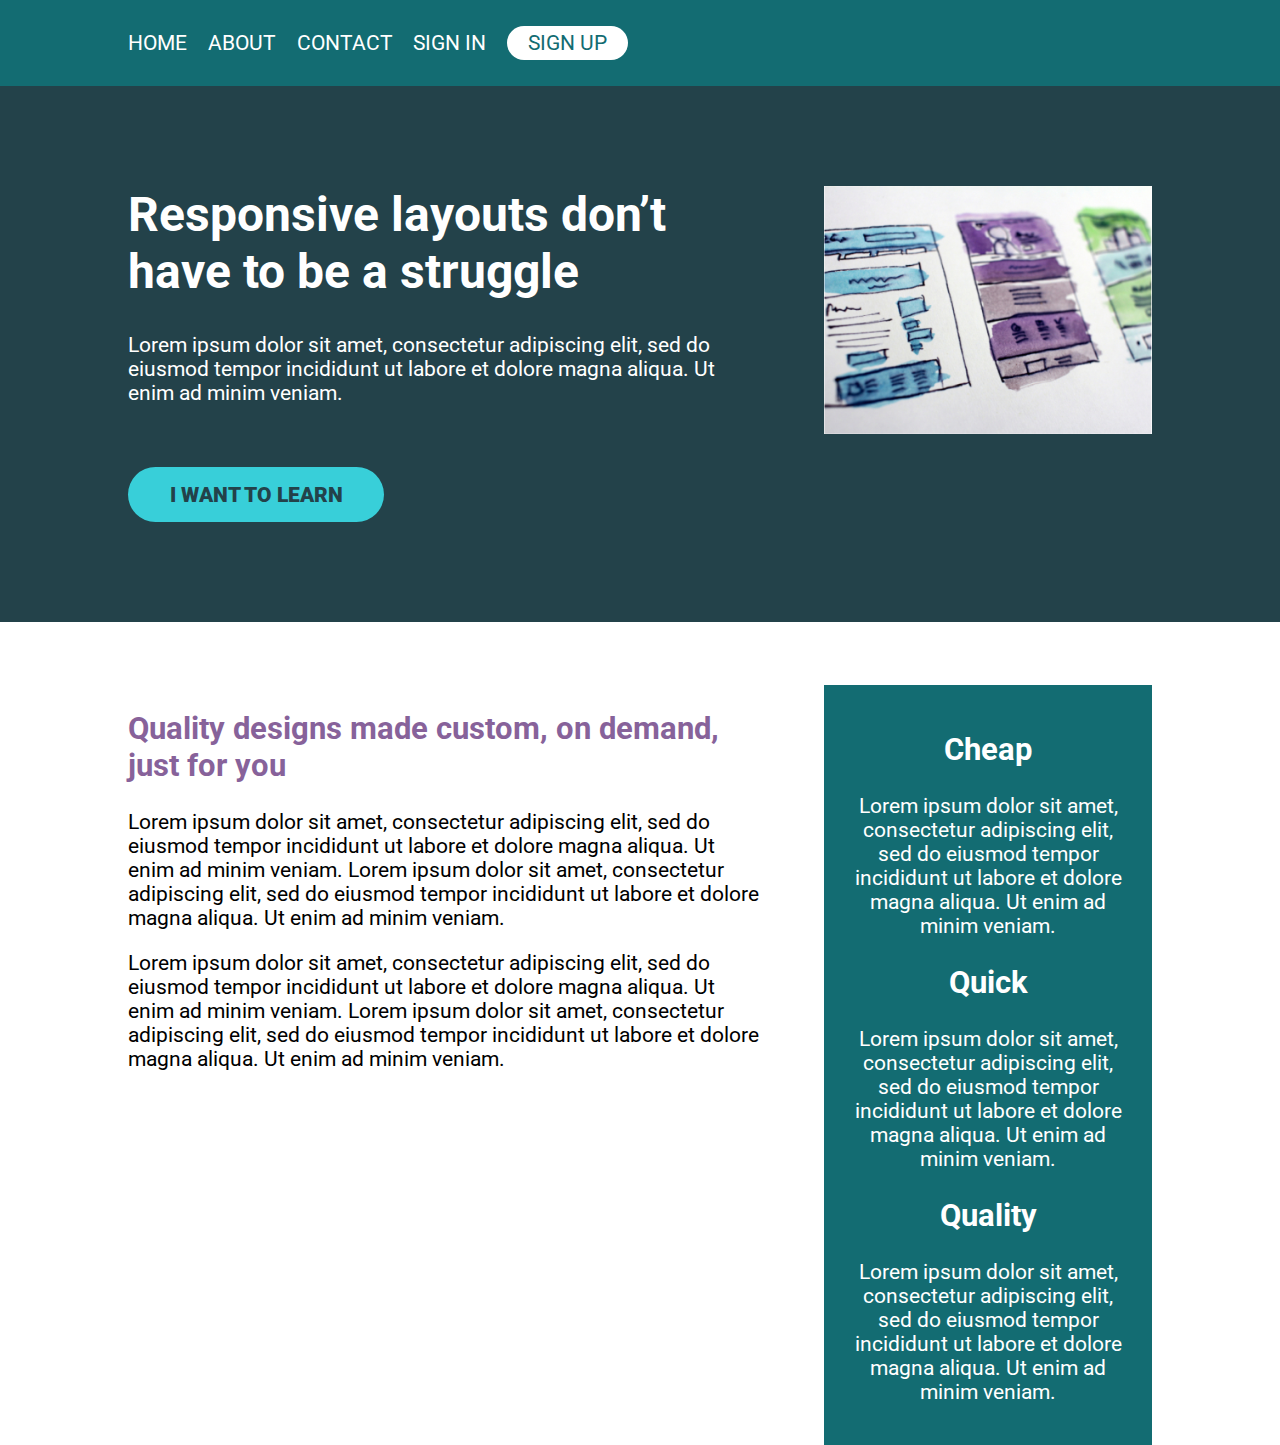
<file: Day 11/index.html>
<!DOCTYPE html>
<html lang="en">
  <head>
    <meta charset="UTF-8" />
    <meta name="viewport" content="width=device-width, initial-scale=1.0" />
    <title>Conquering Responsive Layouts</title>
    <link
      href="https://fonts.googleapis.com/css2?family=Roboto:wght@400;900&display=swap"
      rel="stylesheet"
    />
    <link rel="stylesheet" href="style.css" />
  </head>
  <body>
    <header>
      <div class="container">
        <nav class="nav">
          <ul class="nav__list">
            <li class="nav__item"><a href="#" class="nav__link">Home</a></li>
            <li class="nav__item"><a href="#" class="nav__link">About</a></li>
            <li class="nav__item"><a href="#" class="nav__link">Contact</a></li>
            <li class="nav__item"><a href="#" class="nav__link">Sign In</a></li>
            <li class="nav__item">
              <a href="#" class="nav__link nav__link--button">Sign up</a>
            </li>
          </ul>
        </nav>
      </div>
    </header>

    <section class="hero">
      <div class="container row">
        <div class="hero__text">
          <h1>Responsive layouts don’t have to be a struggle</h1>
          <p>
            Lorem ipsum dolor sit amet, consectetur adipiscing elit, sed do
            eiusmod tempor incididunt ut labore et dolore magna aliqua. Ut enim
            ad minim veniam.
          </p>
          <a href="#" class="btn">I want to learn</a>
        </div>
        <img
          src="img/hero-img.jpg"
          alt="UX design sketches"
          class="hero__img"
        />
      </div>
    </section>

    <main class="main container row">
      <section class="primary-content">
        <h2 class="section-title">
          Quality designs made custom, on demand, just for you
        </h2>
        <p>
          Lorem ipsum dolor sit amet, consectetur adipiscing elit, sed do
          eiusmod tempor incididunt ut labore et dolore magna aliqua. Ut enim ad
          minim veniam. Lorem ipsum dolor sit amet, consectetur adipiscing elit,
          sed do eiusmod tempor incididunt ut labore et dolore magna aliqua. Ut
          enim ad minim veniam.
        </p>
        <p>
          Lorem ipsum dolor sit amet, consectetur adipiscing elit, sed do
          eiusmod tempor incididunt ut labore et dolore magna aliqua. Ut enim ad
          minim veniam. Lorem ipsum dolor sit amet, consectetur adipiscing elit,
          sed do eiusmod tempor incididunt ut labore et dolore magna aliqua. Ut
          enim ad minim veniam.
        </p>
      </section>
      <aside class="sidebar">
        <h2 class="sidebar-title">Cheap</h2>
        <p>
          Lorem ipsum dolor sit amet, consectetur adipiscing elit, sed do
          eiusmod tempor incididunt ut labore et dolore magna aliqua. Ut enim ad
          minim veniam.
        </p>

        <h2 class="sidebar-title">Quick</h2>
        <p>
          Lorem ipsum dolor sit amet, consectetur adipiscing elit, sed do
          eiusmod tempor incididunt ut labore et dolore magna aliqua. Ut enim ad
          minim veniam.
        </p>

        <h2 class="sidebar-title">Quality</h2>
        <p>
          Lorem ipsum dolor sit amet, consectetur adipiscing elit, sed do
          eiusmod tempor incididunt ut labore et dolore magna aliqua. Ut enim ad
          minim veniam.
        </p>
      </aside>
    </main>
  </body>
</html>
</file>
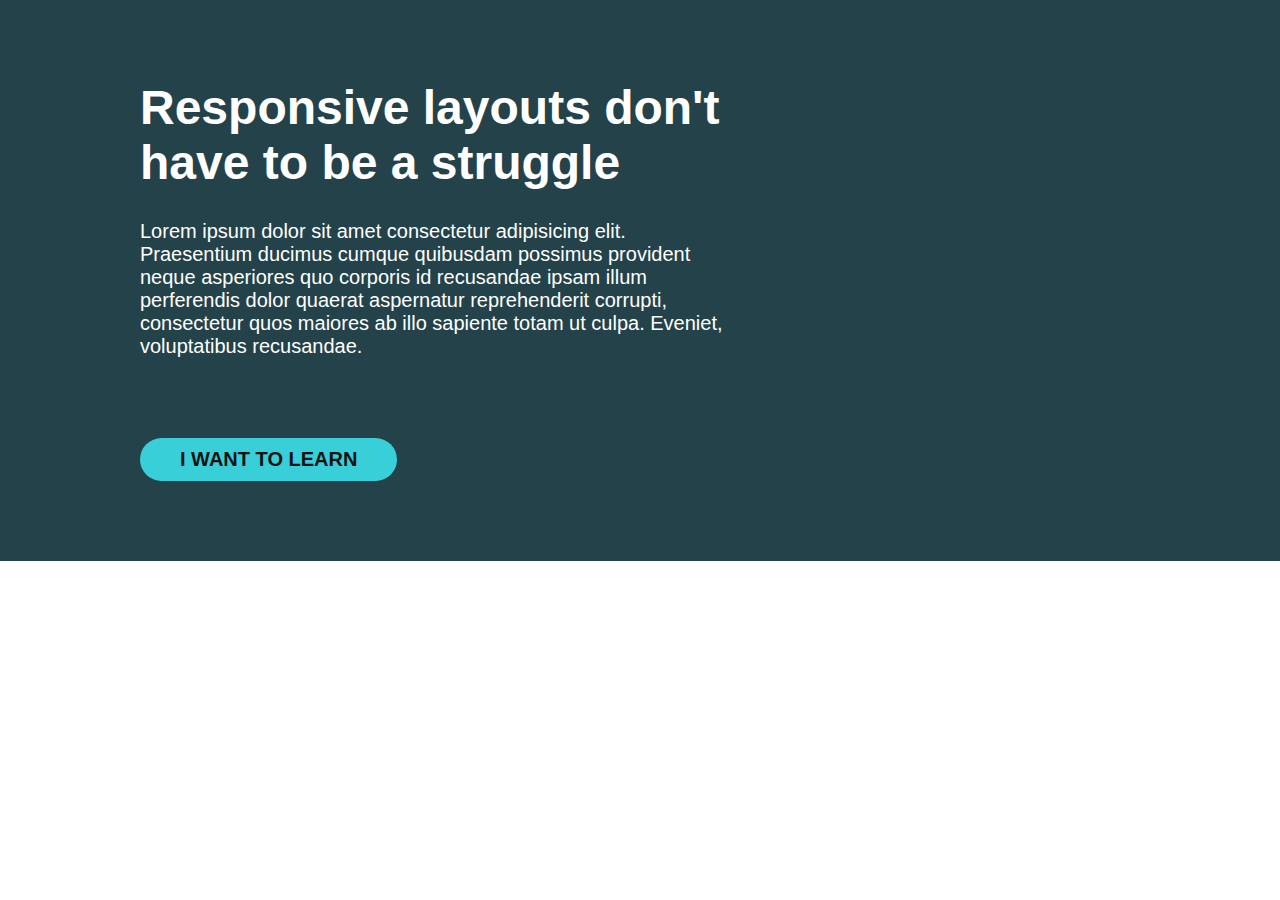
<file: Day 5/index.html>
<!DOCTYPE html>
<html lang="en">
  <head>
    <meta charset="UTF-8" />
    <meta name="viewport" content="width=device-width, initial-scale=1.0" />
    <link rel="stylesheet" href="./style.css" />
    <title>Day 05</title>
  </head>
  <body>
    <div class="intro">
      <div class="content">
        <div class="intro__text">
          <h1 class="intro__title">
            Responsive layouts don't have to be a struggle
          </h1>
          <p class="intro__subtext">
            Lorem ipsum dolor sit amet consectetur adipisicing elit. Praesentium
            ducimus cumque quibusdam possimus provident neque asperiores quo
            corporis id recusandae ipsam illum perferendis dolor quaerat
            aspernatur reprehenderit corrupti, consectetur quos maiores ab illo
            sapiente totam ut culpa. Eveniet, voluptatibus recusandae.
          </p>
          <a href="#" class="intro__link">i want to learn</a>
        </div>
      </div>
    </div>
  </body>
</html>
</file>
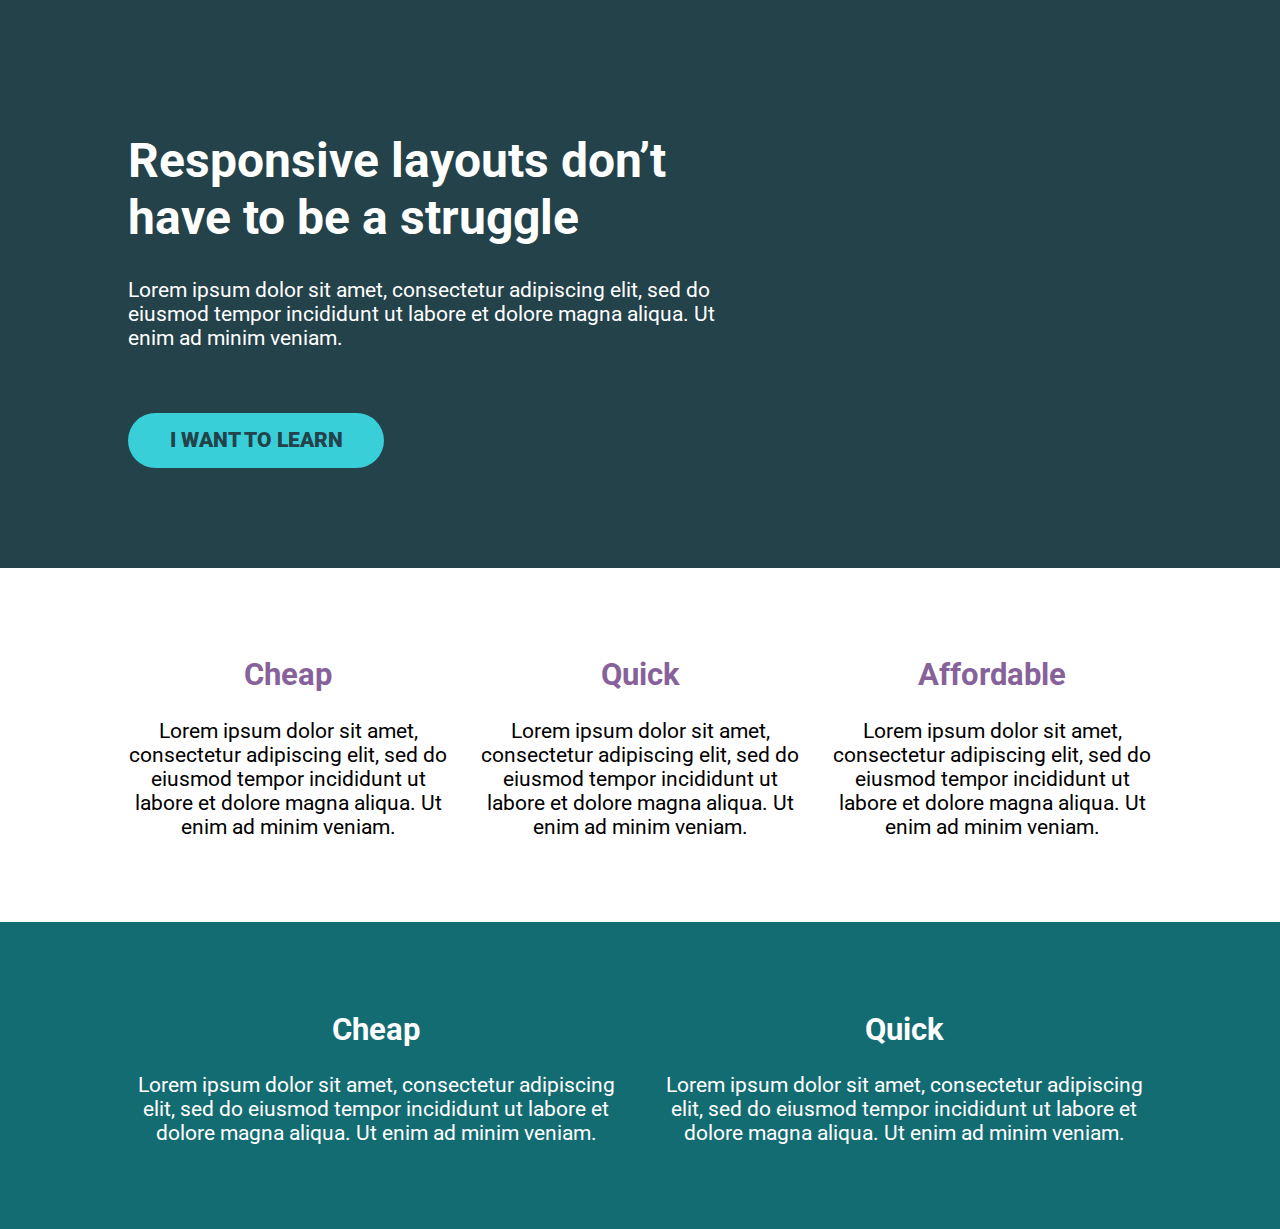
<file: Day 8/index.html>
<!DOCTYPE html>
<html lang="en">
  <head>
    <meta charset="UTF-8" />
    <meta name="viewport" content="width=device-width, initial-scale=1.0" />
    <title>Day 08</title>
    <link
      href="https://fonts.googleapis.com/css2?family=Roboto:wght@400;900&display=swap"
      rel="stylesheet"
    />
    <link rel="stylesheet" href="style.css" />
  </head>
  <body>
    <div class="hero">
      <div class="container">
        <div class="hero__text">
          <h1>Responsive layouts don’t have to be a struggle</h1>
          <p>
            Lorem ipsum dolor sit amet, consectetur adipiscing elit, sed do
            eiusmod tempor incididunt ut labore et dolore magna aliqua. Ut enim
            ad minim veniam.
          </p>
          <a href="#" class="btn">I want to learn</a>
        </div>
      </div>
    </div>
    <section class="three-col">
      <div class="container">
        <div class="row">
          <div class="col">
            <h2 class="text-purple">Cheap</h2>
            <p>
              Lorem ipsum dolor sit amet, consectetur adipiscing elit, sed do
              eiusmod tempor incididunt ut labore et dolore magna aliqua. Ut
              enim ad minim veniam.
            </p>
          </div>
          <div class="col">
            <h2 class="text-purple">Quick</h2>
            <p>
              Lorem ipsum dolor sit amet, consectetur adipiscing elit, sed do
              eiusmod tempor incididunt ut labore et dolore magna aliqua. Ut
              enim ad minim veniam.
            </p>
          </div>
          <div class="col">
            <h2 class="text-purple">Affordable</h2>
            <p>
              Lorem ipsum dolor sit amet, consectetur adipiscing elit, sed do
              eiusmod tempor incididunt ut labore et dolore magna aliqua. Ut
              enim ad minim veniam.
            </p>
          </div>
        </div>
      </div>
    </section>

    <section class="two-col">
      <div class="container">
        <div class="row">
          <div class="col">
            <h2>Cheap</h2>
            <p>
              Lorem ipsum dolor sit amet, consectetur adipiscing elit, sed do
              eiusmod tempor incididunt ut labore et dolore magna aliqua. Ut
              enim ad minim veniam.
            </p>
          </div>
          <div class="col">
            <h2>Quick</h2>
            <p>
              Lorem ipsum dolor sit amet, consectetur adipiscing elit, sed do
              eiusmod tempor incididunt ut labore et dolore magna aliqua. Ut
              enim ad minim veniam.
            </p>
          </div>
        </div>
      </div>
    </section>
  </body>
</html>
</file>
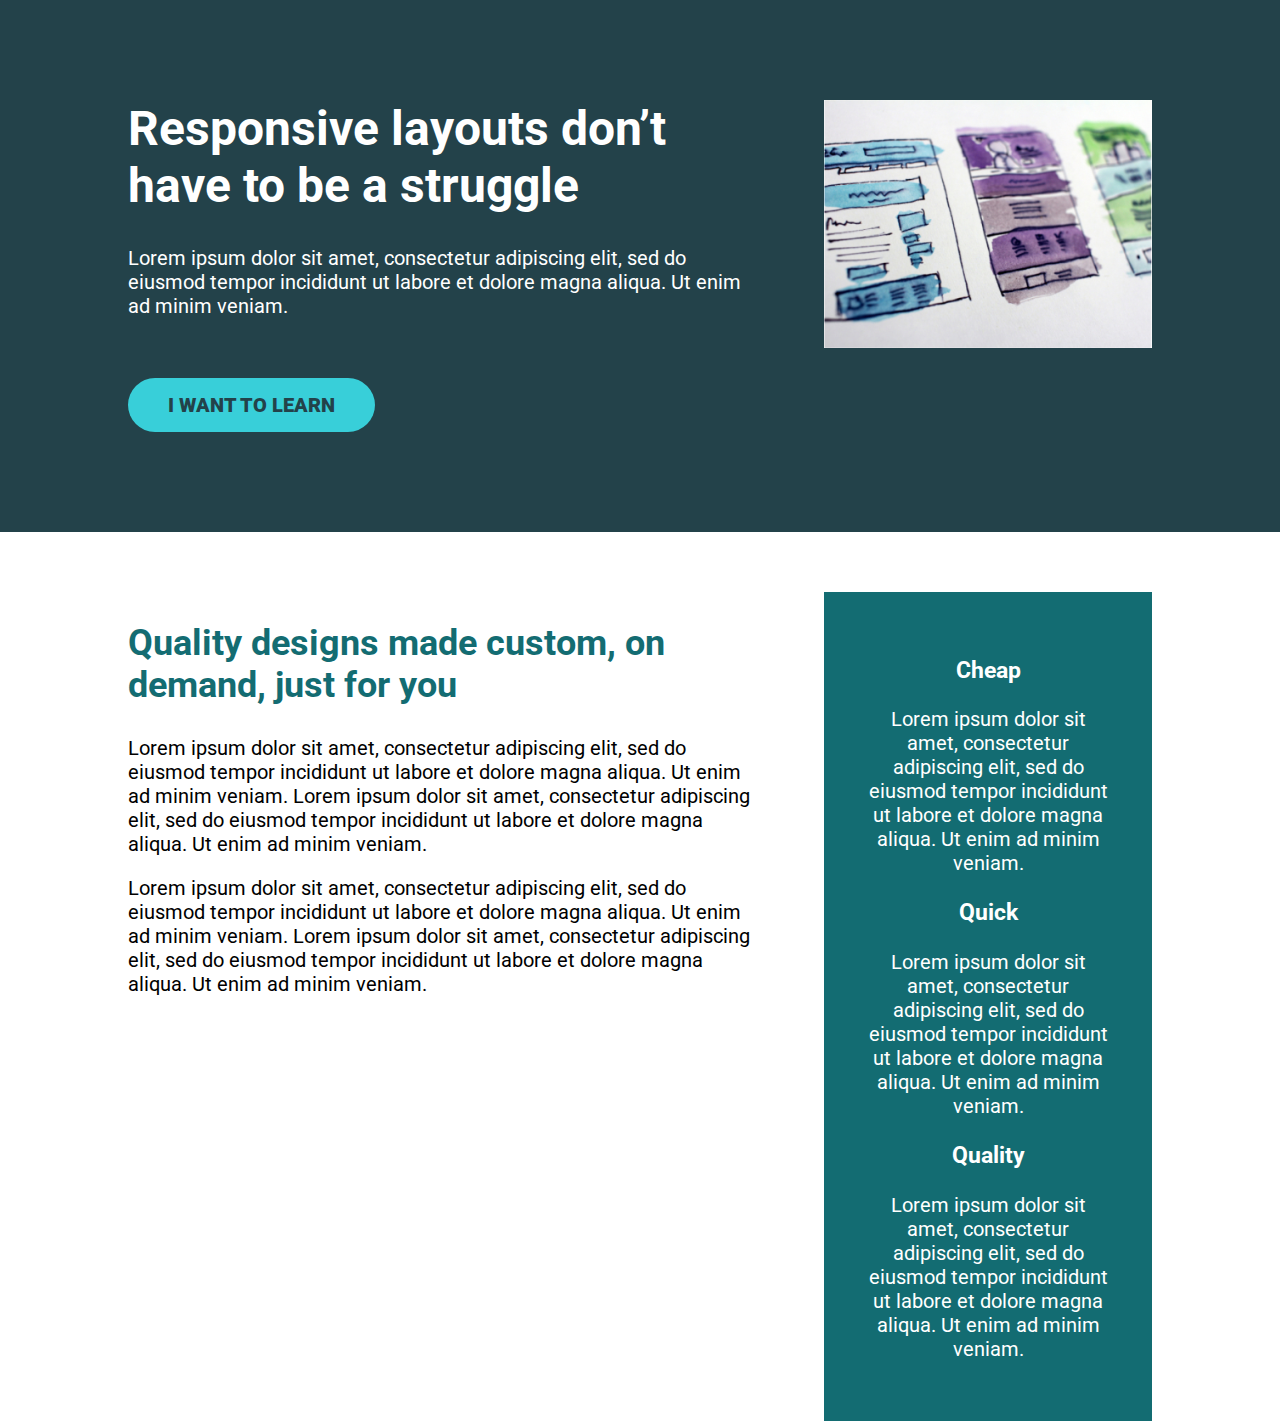
<file: Day 9/index.html>
<!DOCTYPE html>
<html lang="en">
  <head>
    <meta charset="UTF-8" />
    <meta name="viewport" content="width=device-width, initial-scale=1.0" />
    <title>Conquering Rsponsive Layouts</title>
    <link
      href="https://fonts.googleapis.com/css2?family=Roboto:wght@400;900&display=swap"
      rel="stylesheet"
    />
    <link rel="stylesheet" href="style.css" />
  </head>
  <body>
    <div class="hero">
      <div class="container row">
        <div class="hero__text">
          <h1>Responsive layouts don’t have to be a struggle</h1>
          <p>
            Lorem ipsum dolor sit amet, consectetur adipiscing elit, sed do
            eiusmod tempor incididunt ut labore et dolore magna aliqua. Ut enim
            ad minim veniam.
          </p>
          <a href="#" class="btn">I want to learn</a>
        </div>
        <img
          class="hero__img"
          src="./img/hero-img.jpg"
          alt="hero image for the page"
        />
      </div>
    </div>
    <section class="about container row">
      <div class="col about-info">
        <h2 class="text-blue info__title">
          Quality designs made custom, on demand, just for you
        </h2>
        <p class="info__description">
          Lorem ipsum dolor sit amet, consectetur adipiscing elit, sed do
          eiusmod tempor incididunt ut labore et dolore magna aliqua. Ut enim ad
          minim veniam. Lorem ipsum dolor sit amet, consectetur adipiscing elit,
          sed do eiusmod tempor incididunt ut labore et dolore magna aliqua. Ut
          enim ad minim veniam.
        </p>
        <p class="info__description">
          Lorem ipsum dolor sit amet, consectetur adipiscing elit, sed do
          eiusmod tempor incididunt ut labore et dolore magna aliqua. Ut enim ad
          minim veniam. Lorem ipsum dolor sit amet, consectetur adipiscing elit,
          sed do eiusmod tempor incididunt ut labore et dolore magna aliqua. Ut
          enim ad minim veniam.
        </p>
      </div>
      <div class="col about-features">
        <div>
          <h3>Cheap</h3>
          <p>
            Lorem ipsum dolor sit amet, consectetur adipiscing elit, sed do
            eiusmod tempor incididunt ut labore et dolore magna aliqua. Ut enim
            ad minim veniam.
          </p>
        </div>
        <div>
          <h3>Quick</h3>
          <p>
            Lorem ipsum dolor sit amet, consectetur adipiscing elit, sed do
            eiusmod tempor incididunt ut labore et dolore magna aliqua. Ut enim
            ad minim veniam.
          </p>
        </div>
        <div>
          <h3>Quality</h3>
          <p>
            Lorem ipsum dolor sit amet, consectetur adipiscing elit, sed do
            eiusmod tempor incididunt ut labore et dolore magna aliqua. Ut enim
            ad minim veniam.
          </p>
        </div>
      </div>
    </section>
  </body>
</html>
</file>
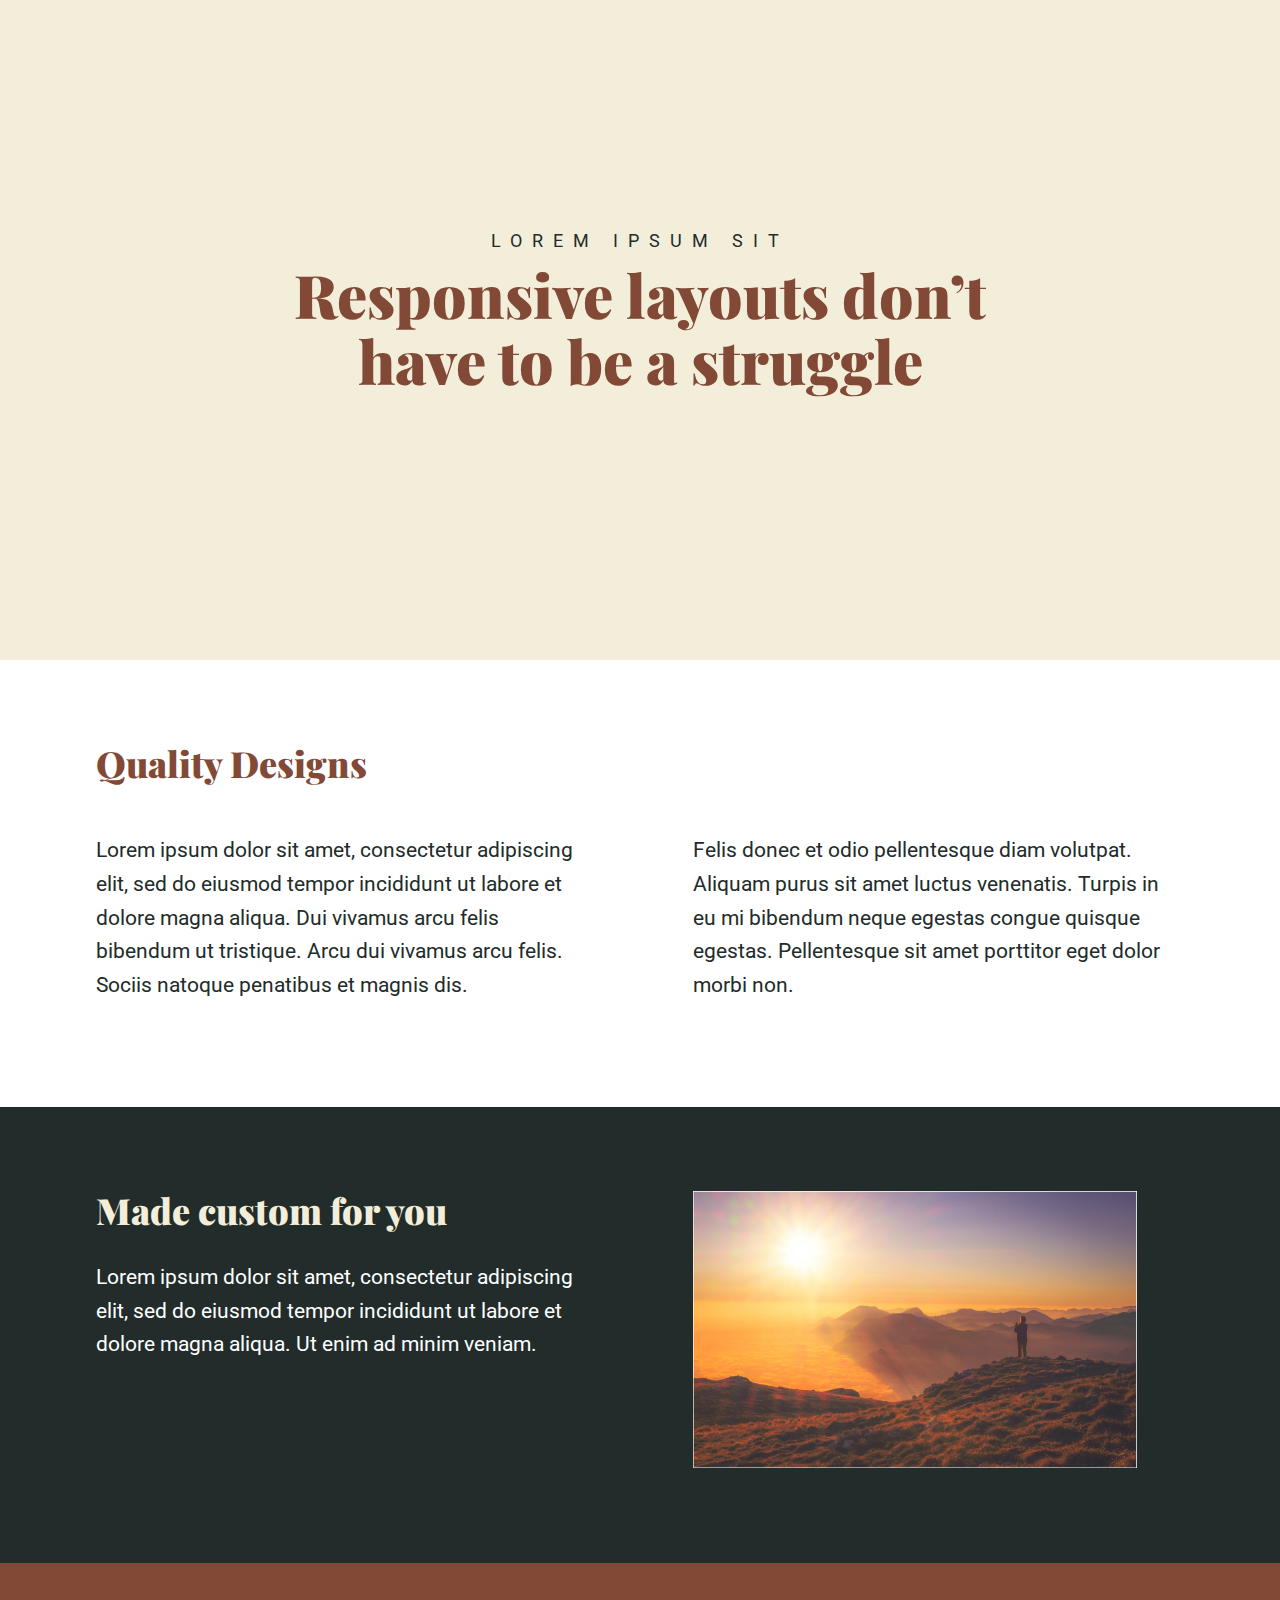
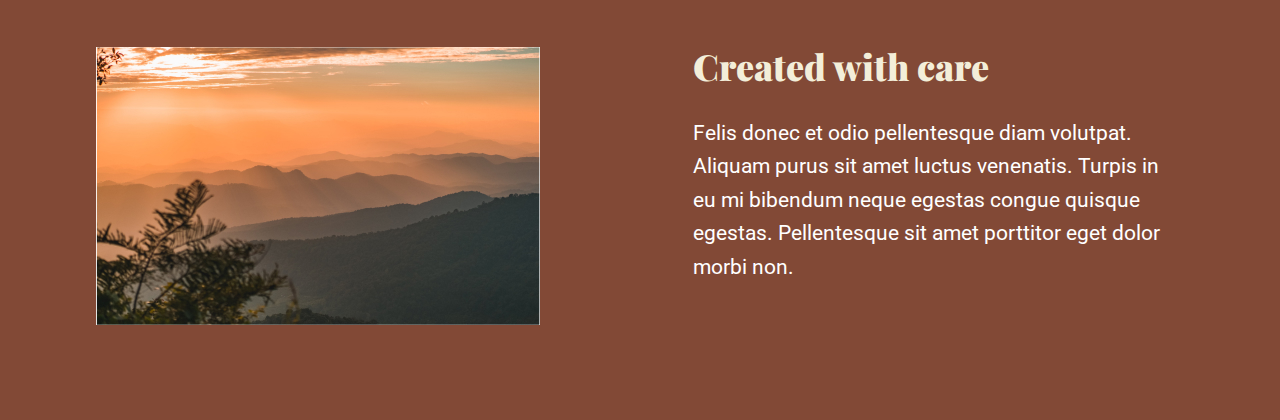
<file: Day-19/index.html>
<!DOCTYPE html>
<html lang="en">
<head>
    <meta charset="UTF-8">
    <meta name="viewport" content="width=device-width, initial-scale=1.0">
    <title>Conquering Responsive Layouts</title>
    <link href="https://fonts.googleapis.com/css2?family=Playfair+Display:wght@900&family=Roboto:wght@300;400&display=swap" rel="stylesheet"> 
    <link rel="stylesheet" href="style.css">
</head>
<body>
    <section class="intro">
        <div class="container">
            <p class="intro__text">lorem ipsum sit</p>
            <h1 class="intro__title">Responsive layouts don’t<br>
            have to be a struggle</h1>

        </div>
    </section>

    <section class="section-two">
        <div class="container">
            <h2 class="section-title section-title--dark">Quality Designs</h2>
            <div class="row">
                <div class="col">
                    <p>Lorem ipsum dolor sit amet, consectetur adipiscing elit, sed do eiusmod tempor incididunt ut labore et dolore magna aliqua. Dui vivamus arcu felis bibendum ut tristique. Arcu dui vivamus arcu felis. Sociis natoque penatibus et magnis dis. </p>
                </div>
                <div class="col">
                    <p>Felis donec et odio pellentesque diam volutpat. Aliquam purus sit amet luctus venenatis. Turpis in eu mi bibendum neque egestas congue quisque egestas. Pellentesque sit amet porttitor eget dolor morbi non.</p>
                </div>
            </div>
        </div>
    </section>

    <section class="section-three">
        <div class="container row">
            <div class="col">
                <h2 class="section-title">Made custom for you</h2>
                <p>Lorem ipsum dolor sit amet, consectetur adipiscing elit, sed do eiusmod tempor incididunt ut labore et dolore magna aliqua. Ut enim ad minim veniam.</p>
            </div>
            <div class="col">
                <img src="img/image-01.jpg" alt="a sunset over a mountain range">
            </div>
        </div>
    </section>

    <section class="section-four">
        <div class="container row">
            <div class="col">
                <img src="img/image-02.jpg" alt="a sunset over a mountain range with tree branches in the foreground">
            </div>
            <div class="col">
                <h2 class="section-title">Created with care</h2>
                <p>Felis donec et odio pellentesque diam volutpat. Aliquam purus sit amet luctus venenatis. Turpis in eu mi bibendum neque egestas congue quisque egestas. Pellentesque sit amet porttitor eget dolor morbi non.</p>
            </div>
        </div>
    </section>
</body>
</html>
</file>
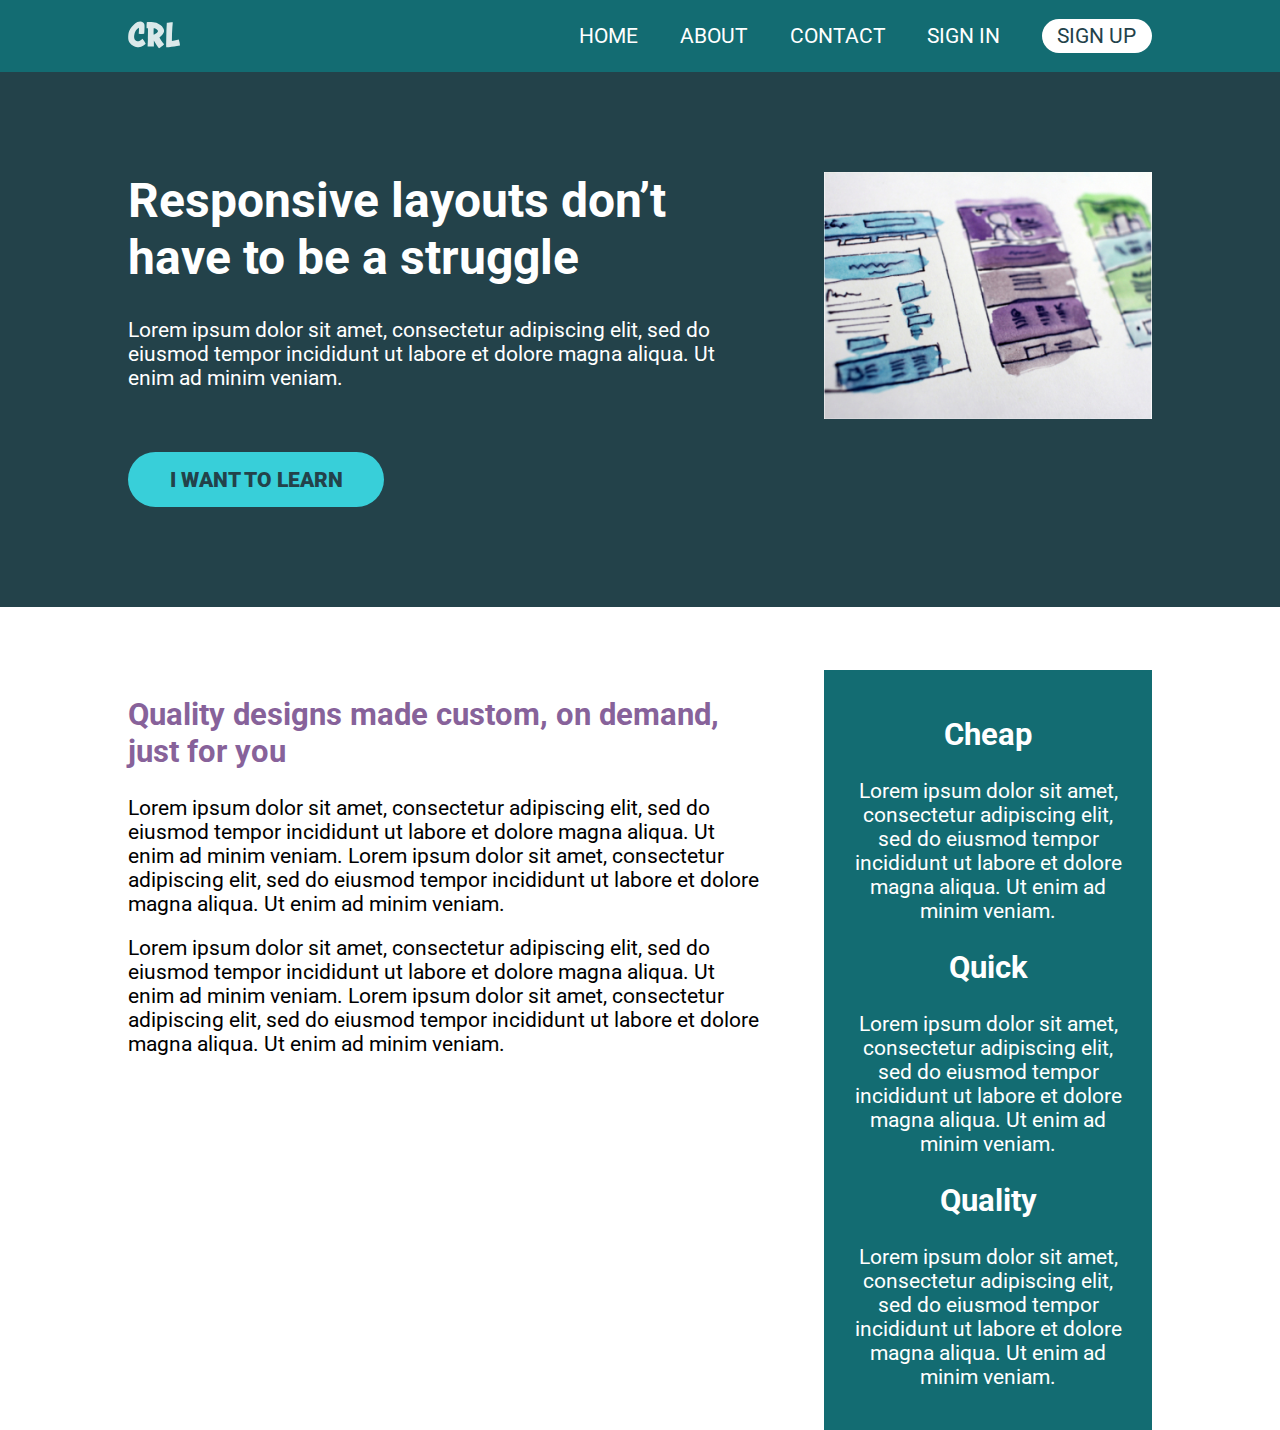
<file: Day-20/index.html>
<!DOCTYPE html>
<html lang="en">
  <head>
    <meta charset="UTF-8" />
    <meta name="viewport" content="width=device-width, initial-scale=1.0" />
    <title>Conquering Responsive Layouts</title>
    <link
      href="https://fonts.googleapis.com/css2?family=Roboto:wght@400;900&display=swap"
      rel="stylesheet"
    />
    <link rel="stylesheet" href="style.css" />
  </head>
  <body>
    <header>
      <div class="container row">
        <button class="nav-toggle" aria-label="open navigation">
          <span class="hamburger"></span>
        </button>
        <a class="logo" href="#">
          <img src="img/logo.svg" alt="conquering responsive layouts" />
        </a>
        <nav class="nav">
          <ul class="nav__list nav__list--primary">
            <li class="nav__item"><a href="#" class="nav__link">Home</a></li>
            <li class="nav__item"><a href="#" class="nav__link">About</a></li>
            <li class="nav__item"><a href="#" class="nav__link">Contact</a></li>
          </ul>
          <ul class="nav__list nav__list--secondary">
            <li class="nav__item"><a href="#" class="nav__link">Sign In</a></li>
            <li class="nav__item">
              <a href="#" class="nav__link nav__link--button">Sign up</a>
            </li>
          </ul>
        </nav>
      </div>
    </header>

    <section class="hero">
      <div class="container row">
        <div class="hero__text">
          <h1>Responsive layouts don’t have to be a struggle</h1>
          <p>
            Lorem ipsum dolor sit amet, consectetur adipiscing elit, sed do
            eiusmod tempor incididunt ut labore et dolore magna aliqua. Ut enim
            ad minim veniam.
          </p>
          <a href="#" class="btn">I want to learn</a>
        </div>
        <img
          src="img/hero-img.jpg"
          alt="UX design sketches"
          class="hero__img"
        />
      </div>
    </section>

    <main class="main container row">
      <section class="primary-content">
        <h2 class="section-title">
          Quality designs made custom, on demand, just for you
        </h2>
        <p>
          Lorem ipsum dolor sit amet, consectetur adipiscing elit, sed do
          eiusmod tempor incididunt ut labore et dolore magna aliqua. Ut enim ad
          minim veniam. Lorem ipsum dolor sit amet, consectetur adipiscing elit,
          sed do eiusmod tempor incididunt ut labore et dolore magna aliqua. Ut
          enim ad minim veniam.
        </p>
        <p>
          Lorem ipsum dolor sit amet, consectetur adipiscing elit, sed do
          eiusmod tempor incididunt ut labore et dolore magna aliqua. Ut enim ad
          minim veniam. Lorem ipsum dolor sit amet, consectetur adipiscing elit,
          sed do eiusmod tempor incididunt ut labore et dolore magna aliqua. Ut
          enim ad minim veniam.
        </p>
      </section>
      <aside class="sidebar">
        <h2 class="sidebar-title">Cheap</h2>
        <p>
          Lorem ipsum dolor sit amet, consectetur adipiscing elit, sed do
          eiusmod tempor incididunt ut labore et dolore magna aliqua. Ut enim ad
          minim veniam.
        </p>

        <h2 class="sidebar-title">Quick</h2>
        <p>
          Lorem ipsum dolor sit amet, consectetur adipiscing elit, sed do
          eiusmod tempor incididunt ut labore et dolore magna aliqua. Ut enim ad
          minim veniam.
        </p>

        <h2 class="sidebar-title">Quality</h2>
        <p>
          Lorem ipsum dolor sit amet, consectetur adipiscing elit, sed do
          eiusmod tempor incididunt ut labore et dolore magna aliqua. Ut enim ad
          minim veniam.
        </p>
      </aside>
    </main>

    <script src="main.js"></script>
  </body>
</html>
</file>
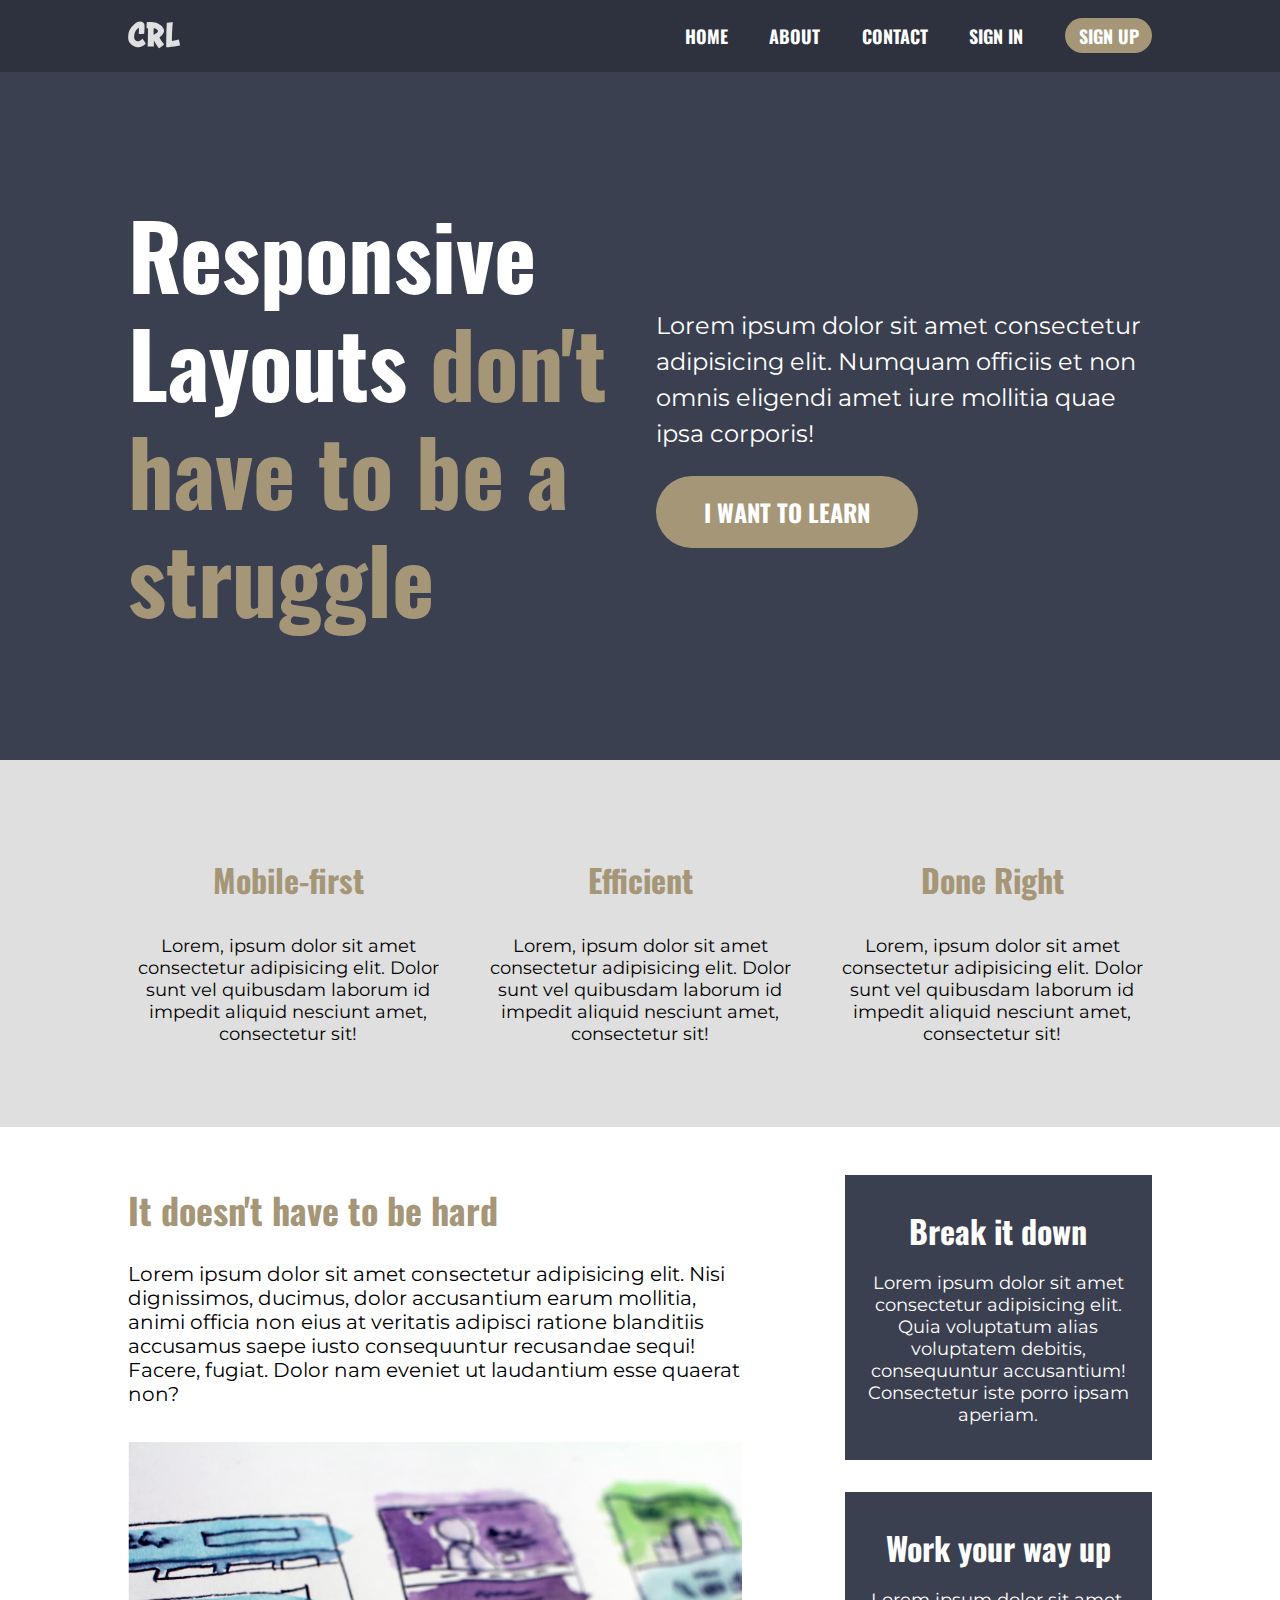
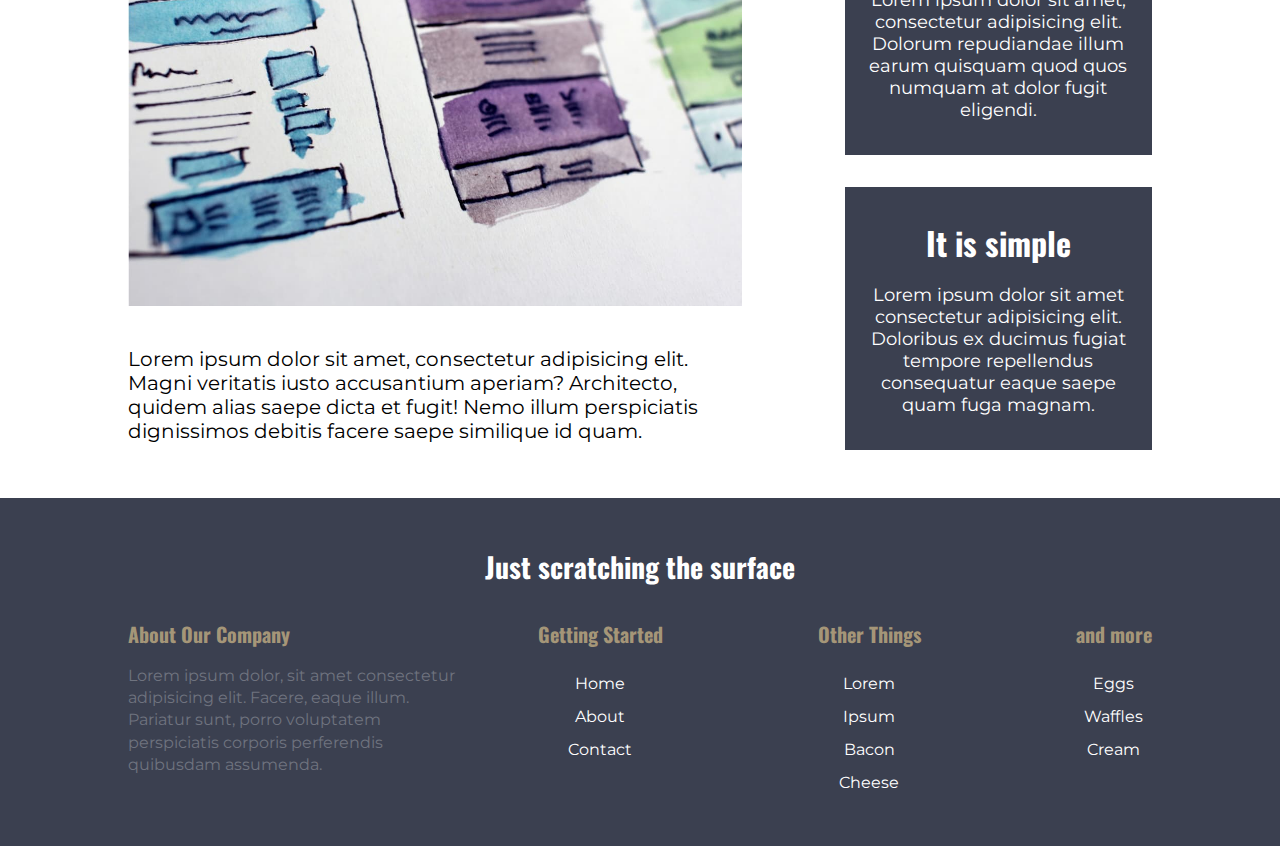
<file: Day-21/index.html>
<!DOCTYPE html>
<html lang="en">
  <head>
    <meta charset="UTF-8" />
    <meta name="viewport" content="width=device-width, initial-scale=1.0" />
    <title>Conquering Responsive Layouts</title>
    <link
      href="https://fonts.googleapis.com/css2?family=Montserrat&family=Oswald:wght@700&display=swap"
      rel="stylesheet"
    />
    <link rel="stylesheet" href="style.css" />
  </head>
  <body>
    <header>
      <div class="container row">
        <button class="nav-toggle" aria-label="open navigation">
          <span class="hamburger"></span>
        </button>
        <a class="logo" href="#">
          <img src="img/logo.svg" alt="conquering responsive layouts" />
        </a>
        <nav class="nav">
          <ul class="nav__list nav__list--primary">
            <li class="nav__item"><a href="#" class="nav__link">Home</a></li>
            <li class="nav__item"><a href="#" class="nav__link">About</a></li>
            <li class="nav__item"><a href="#" class="nav__link">Contact</a></li>
          </ul>
          <ul class="nav__list nav__list--secondary">
            <li class="nav__item"><a href="#" class="nav__link">Sign In</a></li>
            <li class="nav__item">
              <a href="#" class="nav__link nav__link--button">Sign up</a>
            </li>
          </ul>
        </nav>
      </div>
    </header>
    <main>
      <section class="hero__section">
        <div class="container row">
          <h1 class="hero__title">
            <span class="hero__title--white">Responsive Layouts</span>
            <span class="hero__title--brown">don't have to be a struggle</span>
          </h1>
          <div class="hero__textcontent">
            <h3 class="hero__subtext">
              Lorem ipsum dolor sit amet consectetur adipisicing elit. Numquam
              officiis et non omnis eligendi amet iure mollitia quae ipsa
              corporis!
            </h3>
            <a class="btn hero__btn" href="#">I want to learn</a>
          </div>
        </div>
      </section>
      <section class="features__section">
        <div class="container row">
          <article class="col">
            <h3 class="feature__title">Mobile-first</h3>
            <p class="feature__desc">
              Lorem, ipsum dolor sit amet consectetur adipisicing elit. Dolor
              sunt vel quibusdam laborum id impedit aliquid nesciunt amet,
              consectetur sit!
            </p>
          </article>
          <article class="col">
            <h3 class="feature__title">Efficient</h3>
            <p class="feature__desc">
              Lorem, ipsum dolor sit amet consectetur adipisicing elit. Dolor
              sunt vel quibusdam laborum id impedit aliquid nesciunt amet,
              consectetur sit!
            </p>
          </article>
          <article class="col">
            <h3 class="feature__title">Done Right</h3>
            <p class="feature__desc">
              Lorem, ipsum dolor sit amet consectetur adipisicing elit. Dolor
              sunt vel quibusdam laborum id impedit aliquid nesciunt amet,
              consectetur sit!
            </p>
          </article>
        </div>
      </section>
      <main class="main__section">
        <div class="container row">
          <section class="main__content col">
            <h2 class="main__title">It doesn't have to be hard</h2>
            <p class="main__text">
              Lorem ipsum dolor sit amet consectetur adipisicing elit. Nisi
              dignissimos, ducimus, dolor accusantium earum mollitia, animi
              officia non eius at veritatis adipisci ratione blanditiis
              accusamus saepe iusto consequuntur recusandae sequi! Facere,
              fugiat. Dolor nam eveniet ut laudantium esse quaerat non?
            </p>
            <img
              src="img/hero-image.jpg"
              alt="easy responsive development"
              class="main__image"
            />
            <p class="main__text">
              Lorem ipsum dolor sit amet, consectetur adipisicing elit. Magni
              veritatis iusto accusantium aperiam? Architecto, quidem alias
              saepe dicta et fugit! Nemo illum perspiciatis dignissimos debitis
              facere saepe similique id quam.
            </p>
          </section>
          <aside class="main__aside col">
            <article class="main__article col">
              <h4 class="article__title">Break it down</h4>
              <p class="article__subtext">
                Lorem ipsum dolor sit amet consectetur adipisicing elit. Quia
                voluptatum alias voluptatem debitis, consequuntur accusantium!
                Consectetur iste porro ipsam aperiam.
              </p>
            </article>
            <article class="main__article">
              <h4 class="article__title">Work your way up</h4>
              <p class="article__subtext">
                Lorem ipsum dolor sit amet, consectetur adipisicing elit.
                Dolorum repudiandae illum earum quisquam quod quos numquam at
                dolor fugit eligendi.
              </p>
            </article>
            <article class="main__article">
              <h4 class="article__title">It is simple</h4>
              <p class="article__subtext">
                Lorem ipsum dolor sit amet consectetur adipisicing elit.
                Doloribus ex ducimus fugiat tempore repellendus consequatur
                eaque saepe quam fuga magnam.
              </p>
            </article>
          </aside>
        </div>
      </main>
      <footer class="footer__section">
        <div class="container">
          <h2 class="footer__title">Just scratching the surface</h2>
          <div class="row">
            <div class="footer__text col">
              <h4 class="footer__subtitle">About Our Company</h4>
              <p class="footer__subtext">
                Lorem ipsum dolor, sit amet consectetur adipisicing elit.
                Facere, eaque illum. Pariatur sunt, porro voluptatem
                perspiciatis corporis perferendis quibusdam assumenda.
              </p>
            </div>
            <div class="col footer__navlinkcontainer">
              <nav class="footer__navbar">
                <h4 class="footer__subtitle">Getting Started</h4>
                <ul class="footer__navlist">
                  <li class="footer__navitem">
                    <a class="footer__navlink" href="#"> Home </a>
                  </li>
                  <li class="footer__navitem">
                    <a class="footer__navlink" href="#"> About </a>
                  </li>
                  <li class="footer__navitem">
                    <a class="footer__navlink" href="#"> Contact </a>
                  </li>
                </ul>
              </nav>
              <nav class="footer__navbar">
                <h4 class="footer__subtitle">Other Things</h4>
                <ul class="footer__navlist">
                  <li class="footer__navitem">
                    <a class="footer__navlink" href="#">Lorem</a>
                  </li>
                  <li class="footer__navitem">
                    <a class="footer__navlink" href="#">Ipsum</a>
                  </li>
                  <li class="footer__navitem">
                    <a class="footer__navlink" href="#">Bacon</a>
                  </li>
                  <li class="footer__navitem">
                    <a class="footer__navlink" href="#">Cheese</a>
                  </li>
                </ul>
              </nav>
              <nav class="footer__navbar">
                <h4 class="footer__subtitle">and more</h4>
                <ul class="footer__navlist">
                  <li class="footer__navitem">
                    <a class="footer__navlink" href="#">Eggs</a>
                  </li>
                  <li class="footer__navitem">
                    <a class="footer__navlink" href="#">Waffles</a>
                  </li>
                  <li class="footer__navitem">
                    <a class="footer__navlink" href="#">Cream</a>
                  </li>
                </ul>
              </nav>
            </div>
          </div>
        </div>
      </footer>
    </main>
    <script src="main.js"></script>
  </body>
</html>
</file>
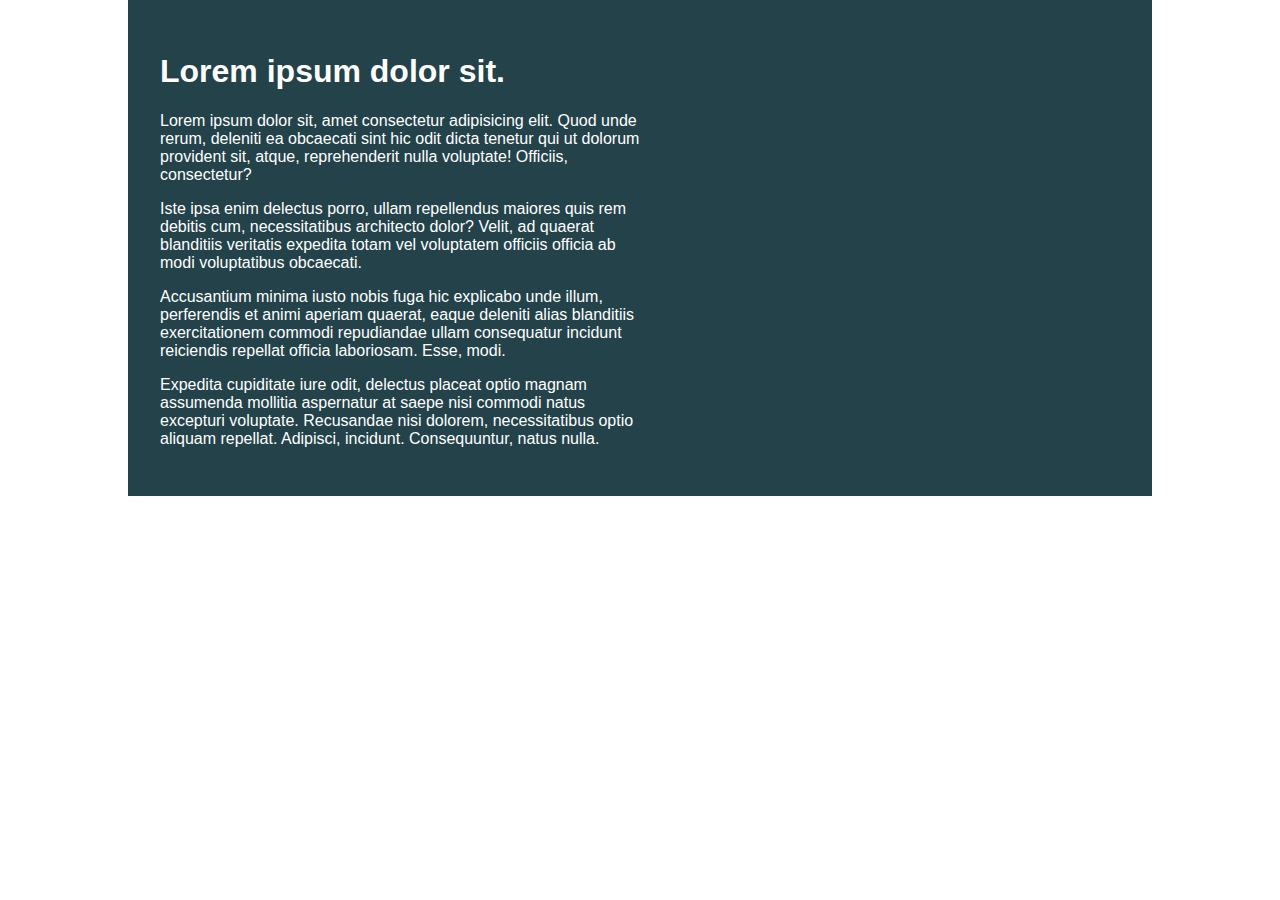
<file: Day 1/index-finished.html>
<!DOCTYPE html>
<html lang="en">
  <head>
    <meta charset="UTF-8" />
    <meta name="viewport" content="width=device-width, initial-scale=1.0" />
    <title>Day 01</title>

    <link rel="stylesheet" href="./style-finished.css" />
  </head>

  <body>
    <div class="container">
      <div class="intro-content">
        <h1>Lorem ipsum dolor sit.</h1>
        <p>
          Lorem ipsum dolor sit, amet consectetur adipisicing elit. Quod unde
          rerum, deleniti ea obcaecati sint hic odit dicta tenetur qui ut
          dolorum provident sit, atque, reprehenderit nulla voluptate! Officiis,
          consectetur?
        </p>
        <p>
          Iste ipsa enim delectus porro, ullam repellendus maiores quis rem
          debitis cum, necessitatibus architecto dolor? Velit, ad quaerat
          blanditiis veritatis expedita totam vel voluptatem officiis officia ab
          modi voluptatibus obcaecati.
        </p>
        <p>
          Accusantium minima iusto nobis fuga hic explicabo unde illum,
          perferendis et animi aperiam quaerat, eaque deleniti alias blanditiis
          exercitationem commodi repudiandae ullam consequatur incidunt
          reiciendis repellat officia laboriosam. Esse, modi.
        </p>
        <p>
          Expedita cupiditate iure odit, delectus placeat optio magnam assumenda
          mollitia aspernatur at saepe nisi commodi natus excepturi voluptate.
          Recusandae nisi dolorem, necessitatibus optio aliquam repellat.
          Adipisci, incidunt. Consequuntur, natus nulla.
        </p>
      </div>
    </div>
  </body>
</html>
</file>
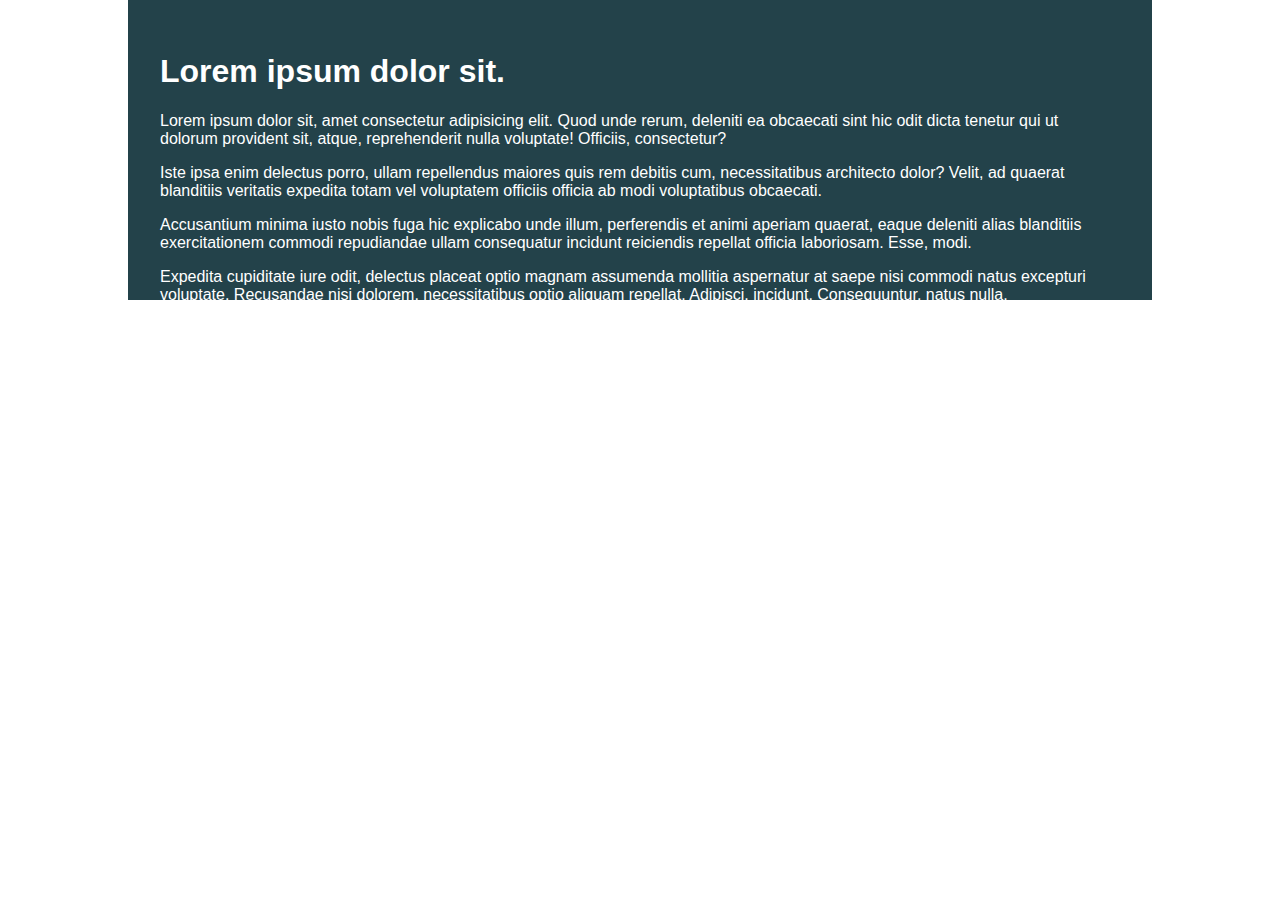
<file: Day 1/index-start.html>
<!DOCTYPE html>
<html lang="en">
  <head>
    <meta charset="UTF-8" />
    <meta name="viewport" content="width=device-width, initial-scale=1.0" />
    <title>Day 01</title>

    <link rel="stylesheet" href="style-start.css" />
  </head>

  <body>
    <div class="container">
      <div class="intro-content">
        <h1>Lorem ipsum dolor sit.</h1>
        <p>
          Lorem ipsum dolor sit, amet consectetur adipisicing elit. Quod unde
          rerum, deleniti ea obcaecati sint hic odit dicta tenetur qui ut
          dolorum provident sit, atque, reprehenderit nulla voluptate! Officiis,
          consectetur?
        </p>
        <p>
          Iste ipsa enim delectus porro, ullam repellendus maiores quis rem
          debitis cum, necessitatibus architecto dolor? Velit, ad quaerat
          blanditiis veritatis expedita totam vel voluptatem officiis officia ab
          modi voluptatibus obcaecati.
        </p>
        <p>
          Accusantium minima iusto nobis fuga hic explicabo unde illum,
          perferendis et animi aperiam quaerat, eaque deleniti alias blanditiis
          exercitationem commodi repudiandae ullam consequatur incidunt
          reiciendis repellat officia laboriosam. Esse, modi.
        </p>
        <p>
          Expedita cupiditate iure odit, delectus placeat optio magnam assumenda
          mollitia aspernatur at saepe nisi commodi natus excepturi voluptate.
          Recusandae nisi dolorem, necessitatibus optio aliquam repellat.
          Adipisci, incidunt. Consequuntur, natus nulla.
        </p>
      </div>
    </div>
  </body>
</html>
</file>
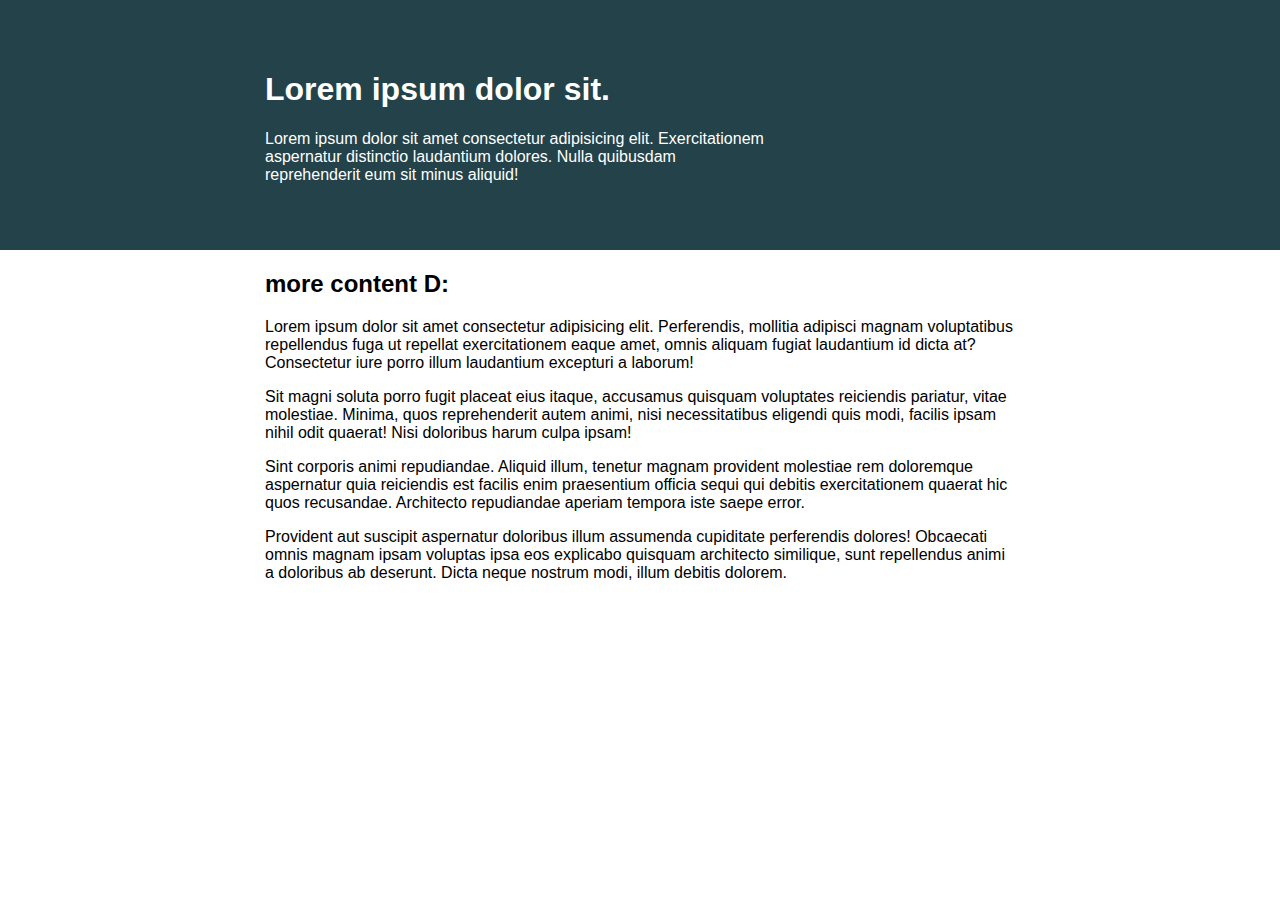
<file: Day 2/index-finished.html>
<!DOCTYPE html>
<html lang="en">
  <head>
    <meta charset="UTF-8" />
    <meta name="viewport" content="width=device-width, initial-scale=1.0" />
    <title>Day 02</title>

    <link rel="stylesheet" href="./style-finished.css" />
  </head>
  <body>
    <div class="container">
      <div class="intro-content">
        <h1>Lorem ipsum dolor sit.</h1>
        <p>
          Lorem ipsum dolor sit amet consectetur adipisicing elit.
          Exercitationem aspernatur distinctio laudantium dolores. Nulla
          quibusdam reprehenderit eum sit minus aliquid!
        </p>
      </div>
    </div>

    <div class="more-content">
      <h2>more content D:</h2>
      <p>
        Lorem ipsum dolor sit amet consectetur adipisicing elit. Perferendis,
        mollitia adipisci magnam voluptatibus repellendus fuga ut repellat
        exercitationem eaque amet, omnis aliquam fugiat laudantium id dicta at?
        Consectetur iure porro illum laudantium excepturi a laborum!
      </p>
      <p>
        Sit magni soluta porro fugit placeat eius itaque, accusamus quisquam
        voluptates reiciendis pariatur, vitae molestiae. Minima, quos
        reprehenderit autem animi, nisi necessitatibus eligendi quis modi,
        facilis ipsam nihil odit quaerat! Nisi doloribus harum culpa ipsam!
      </p>
      <p>
        Sint corporis animi repudiandae. Aliquid illum, tenetur magnam provident
        molestiae rem doloremque aspernatur quia reiciendis est facilis enim
        praesentium officia sequi qui debitis exercitationem quaerat hic quos
        recusandae. Architecto repudiandae aperiam tempora iste saepe error.
      </p>
      <p>
        Provident aut suscipit aspernatur doloribus illum assumenda cupiditate
        perferendis dolores! Obcaecati omnis magnam ipsam voluptas ipsa eos
        explicabo quisquam architecto similique, sunt repellendus animi a
        doloribus ab deserunt. Dicta neque nostrum modi, illum debitis dolorem.
      </p>
    </div>
  </body>
</html>
</file>
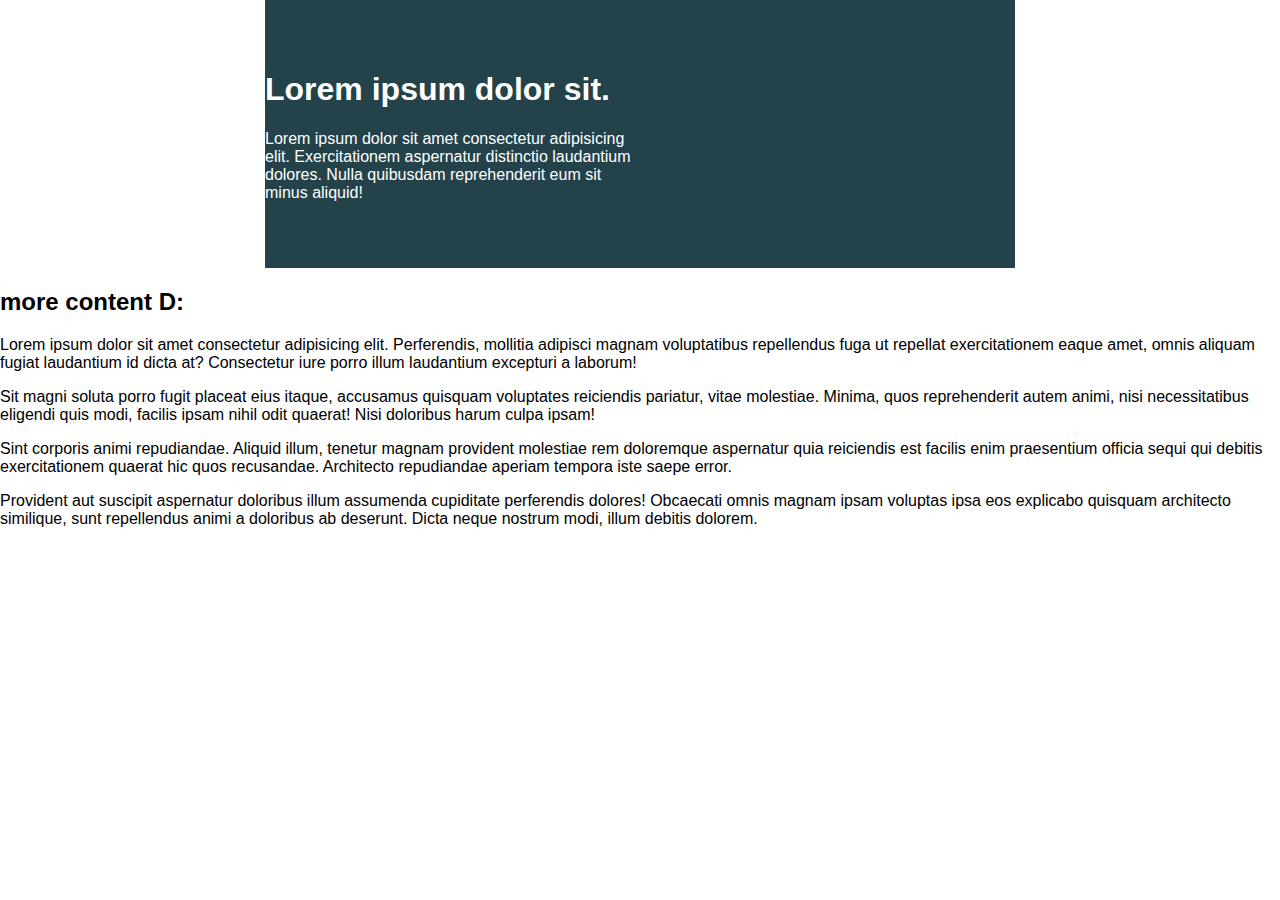
<file: Day 2/index-start.html>
<!DOCTYPE html>
<html lang="en">
  <head>
    <meta charset="UTF-8" />
    <meta name="viewport" content="width=device-width, initial-scale=1.0" />
    <title>Day 01</title>

    <link rel="stylesheet" href="style-start.css" />
  </head>
  <body>
    <div class="container">
      <div class="intro-content">
        <h1>Lorem ipsum dolor sit.</h1>
        <p>
          Lorem ipsum dolor sit amet consectetur adipisicing elit.
          Exercitationem aspernatur distinctio laudantium dolores. Nulla
          quibusdam reprehenderit eum sit minus aliquid!
        </p>
      </div>
    </div>

    <h2>more content D:</h2>
    <p>
      Lorem ipsum dolor sit amet consectetur adipisicing elit. Perferendis,
      mollitia adipisci magnam voluptatibus repellendus fuga ut repellat
      exercitationem eaque amet, omnis aliquam fugiat laudantium id dicta at?
      Consectetur iure porro illum laudantium excepturi a laborum!
    </p>
    <p>
      Sit magni soluta porro fugit placeat eius itaque, accusamus quisquam
      voluptates reiciendis pariatur, vitae molestiae. Minima, quos
      reprehenderit autem animi, nisi necessitatibus eligendi quis modi, facilis
      ipsam nihil odit quaerat! Nisi doloribus harum culpa ipsam!
    </p>
    <p>
      Sint corporis animi repudiandae. Aliquid illum, tenetur magnam provident
      molestiae rem doloremque aspernatur quia reiciendis est facilis enim
      praesentium officia sequi qui debitis exercitationem quaerat hic quos
      recusandae. Architecto repudiandae aperiam tempora iste saepe error.
    </p>
    <p>
      Provident aut suscipit aspernatur doloribus illum assumenda cupiditate
      perferendis dolores! Obcaecati omnis magnam ipsam voluptas ipsa eos
      explicabo quisquam architecto similique, sunt repellendus animi a
      doloribus ab deserunt. Dicta neque nostrum modi, illum debitis dolorem.
    </p>
  </body>
</html>
</file>
<file: Day 11/style.css>
/* 
////// For this challenge ///////

- All text is in the text.md file

// Requirements
   1. Get all the navigation items next to one another
   2. Add a space between all the items
*/

*,
*::before,
*::after {
  box-sizing: border-box;
}

body {
  margin: 0;
  font-family: "Roboto", sans-serif;
  font-size: 1.3rem;
}

img {
  max-width: 100%;
}

h1 {
  font-size: 3rem;
  margin-top: 0;
}

.section-title {
  color: #87629a;
}

.btn {
  display: inline-block;
  text-decoration: none;
  text-transform: uppercase;
  color: #23424a;
  font-weight: 900;
  background-color: #38cfd9;
  padding: 0.75em 2em;
  border-radius: 100px;
}

.btn:hover,
.btn:focus {
  opacity: 0.75;
}

.container {
  width: 80%;
  max-width: 1100px;
  margin: 0 auto;
}

.row {
  display: flex;
  justify-content: space-between;
}

.col {
  /* these are now flex items */
  width: 100%;
}

.col + .col {
  margin-left: 30px;
}

header {
  background: #136c72;
  padding: 0.5em 0;
}

.nav__list {
  margin: 0;
  padding: 1em 0;
  list-style: none;
  display: flex;
}

.nav__link {
  color: #fff;
  text-decoration: none;
  text-transform: uppercase;
  margin-right: 1em;
}

.nav__link--button {
  background: #fff;
  color: #136c72;
  padding: 0.25em 1em;
  border-radius: 10em;
}

.nav__link:hover {
  opacity: 0.75;
}

.hero {
  padding: 100px 0;
  background-color: #23424a;
  color: #fff;
}

.hero__text {
  width: 62%;
}

.hero__img {
  width: 32%;
  align-self: flex-start;
}

.hero p {
  margin-bottom: 3em;
}

.main {
  margin-top: 3em;
}

.primary-content {
  width: 62%;
}

.sidebar {
  width: 32%;
  padding: 1em;
  text-align: center;
  color: #fff;
  background-color: #136c72;
}
</file>
<file: Day 5/style.css>
body {
  font-family: -apple-system, BlinkMacSystemFont, "Segoe UI", Roboto, Helvetica,
    Arial, sans-serif, "Apple Color Emoji", "Segoe UI Emoji", "Segoe UI Symbol";
  margin: 0;
}

.intro {
  background-color: #23424a;
  color: #fff;
  padding: 5rem 0;
}

.content {
  width: 80%;
  max-width: 1000px;
  margin: 0 auto;
}
.intro__text {
  width: 60%;
}
.intro__title {
  font-size: 3rem;
  margin: 0;
}
.intro__subtext {
  font-size: 1.25rem;
  margin: 1.5em 0 4em;
}
.intro__link {
  background-color: #38cfd9;
  border: 0;
  border-radius: 32px;
  color: #121212;
  display: inline-block;
  font-size: 1.25rem;
  font-weight: 700;
  padding: 0.5em 2em;
  text-decoration: none;
  text-transform: uppercase;
  transition: all 0.3s ease-in;
}
.intro__link:hover {
  transform: scale(1.005);
}
.intro__link:active {
  transform: scale(0.975);
}
</file>
<file: Day 8/style.css>
/* 
////// For this challenge ///////

- You will have to modify the HTML

- You can add new classes in the HTML
  if you need to

// Requirements
1. The headings in the first row must be
   a different color
2. The two .col at the bottom must go next
   to one another
3. The section at the bottom should have
   a dark background color and a different
   color of text
4. I've removed the "gap" that I created,
   so you'll have to add it back in

   */

*,
*::before,
*::after {
  box-sizing: border-box;
}

body {
  margin: 0;
  font-family: "Roboto", sans-serif;
  font-size: 1.3rem;
}

h1 {
  font-size: 3rem;
}

.container {
  width: 80%;
  max-width: 1100px;
  margin: 0 auto;
}

.row {
  /* display: flex => flex container */
  display: flex;
  justify-content: center;
  /* can't use yet */
  /* gap: 100px; */
}
.col {
  /* these are now flex items */
  width: 100%;
}
.col + .col {
  margin-left: 2rem;
}
.hero {
  padding: 100px 0;
  background-color: #23424a;
  color: #fff;
}

.hero__text {
  width: 60%;
}

.hero p {
  margin-bottom: 3em;
}

.btn {
  display: inline-block;
  text-decoration: none;
  text-transform: uppercase;
  color: #23424a;
  font-weight: 900;
  background-color: #38cfd9;
  padding: 0.75em 2em;
  border-radius: 100px;
}

.btn:hover,
.btn:focus {
  opacity: 0.75;
}
.text-purple {
  color: #87629a;
}
.three-col {
  padding: 3em 0;
  text-align: center;
}
.two-col {
  background-color: #136c72;
  text-align: center;
  color: #fff;
  padding: 3em 0;
}
</file>
<file: Day 9/style.css>
/* 
////// For this challenge ///////

- All text is in the text.md file

// Requirements
1. Refer to the design specs for the
   overall layout 
2. The image should line up with
   the sidebar in the section
   below

*/

*,
*::before,
*::after {
  box-sizing: border-box;
}

body {
  margin: 0;
  font-family: "Roboto", sans-serif;
  font-size: 1.25rem;
}

img {
  max-width: 100%;
}

h1 {
  font-size: 3rem;
  margin-top: 0;
}

.container {
  width: 80%;
  max-width: 1100px;
  margin: 0 auto;
}

.row {
  /* display: flex => flex container */
  display: flex;
  justify-content: space-between;

  /* can't use yet */
  /* gap: 100px; */
}

.col {
  /* these are now flex items */
  width: 100%;
}

.col + .col {
  margin-left: 30px;
}

.hero {
  padding: 100px 0;
  background-color: #23424a;
  color: #fff;
}

.hero__text {
  width: 62%;
}

.hero__img {
  width: 32%;
  align-self: flex-start;
}

.hero p {
  margin-bottom: 3em;
}

.btn {
  display: inline-block;
  text-decoration: none;
  text-transform: uppercase;
  color: #23424a;
  font-weight: 900;
  background-color: #38cfd9;
  padding: 0.75em 2em;
  border-radius: 100px;
}

.btn:hover,
.btn:focus {
  opacity: 0.75;
}
.about {
  margin-top: 3em;
}
.about-info {
  width: 62%;
}
.about-features {
  width: 32%;
  text-align: center;
  color: #fff;
  background-color: #136c72;
  padding: 2em;
}
.text-blue {
  color: #136c72;
}
.info__title {
  font-size: 2.25rem;
}
</file>
<file: Day-19/style.css>
*, *::before, *::after {
    box-sizing: border-box;
}

/* 

font-family: 'Roboto', sans-serif;
font-family: 'Playfair Display', serif;

*/

body {
    margin: 0;
    font-family: 'Roboto', sans-serif;
    font-size: 1.3125rem;
    line-height: 1.6;
    color: #222C2A;
}

img {
    max-width: 100%;
}

h1, h2 {
    font-family: 'Playfair Display', serif;
    font-weight: 900;
    margin-top: 0;
    line-height: 1.1;
}

section {
    padding: 4em 0;
}

.container {
    width: 85%;
    margin: 0 auto;
    max-width: 1128px;
}

.section-title {
    font-size: 2.25rem;
    color: #F3EED9;
}

.section-title--dark {
    color: #824936;
}

.intro {
    background: #F3EED9;
    text-align: center;
    color: #824936;
    min-height: 660px;

    display: flex;
    align-items: center;
}

.intro__text {
    text-transform: uppercase;
    letter-spacing: 10px;
    font-size: 1.125rem;
    color: #222C2A;
    margin: 0 0 .25em;
}

.intro__title {
    font-size: 3rem;
}

.section-three {
    background-color: #222C2A;
    color: #fff;
}

.section-four {
    background-color: #824936;
    color: #fff;
}

@media (min-width: 800px) {
    .row {
        display: flex;
    }

    .col {
        width: 100%;
    }

    .col + .col {
        margin-left: 5em;
    }

    .intro__title {
        font-size: 3.75rem;
    }
}
</file>
<file: Day-20/style.css>
/* Challenge

   Make the navigation layout work
   on both mobile and large screens.

   Mobile-first, so mobile styles first,
   then add the large screen styles
   inside the existing media query

*/

*,
*::before,
*::after {
  box-sizing: border-box;
}

body {
  margin: 0;
  font-family: "Roboto", sans-serif;
  font-size: 1.3rem;
}

img {
  max-width: 100%;
}

h1 {
  font-size: 3rem;
  margin-top: 0;
}

.section-title {
  color: #87629a;
}

.btn {
  display: inline-block;
  text-decoration: none;
  text-transform: uppercase;
  color: #23424a;
  font-weight: 900;
  background-color: #38cfd9;
  padding: 0.75em 2em;
  border-radius: 100px;
}

.btn:hover,
.btn:focus {
  opacity: 0.75;
}

.container {
  width: 80%;
  max-width: 1100px;
  margin: 0 auto;
  /* added for nav-toggle positioning */
  position: relative;
}

header {
  background: #136c72;
  padding: 1em 0;
  text-align: center;
}

.nav {
  width: 100%;
}

.nav-toggle {
  cursor: pointer;
  border: 0;
  width: 3em;
  height: 3em;
  padding: 0em;
  border-radius: 50%;
  background: #072a2d;
  color: white;
  transition: opacity 250ms ease;

  position: absolute;
  left: 0;
}

.nav-toggle:focus,
.nav-toggle:hover {
  opacity: 0.75;
}

.hamburger {
  width: 50%;
  position: relative;
}

.hamburger,
.hamburger::before,
.hamburger::after {
  display: block;
  margin: 0 auto;
  height: 3px;
  background: white;
}

.hamburger::before,
.hamburger::after {
  content: "";
  width: 100%;
}

.hamburger::before {
  transform: translateY(-6px);
}

.hamburger::after {
  transform: translateY(3px);
}

/* made changes here from video
   to make it more accessible.
   
   Works the same :) */
.nav {
  visibility: hidden;
  height: 0;
  position: absolute;
}

.nav--visible {
  visibility: visible;
  height: auto;
  position: relative;
  font-size: 1rem;
}

.nav__list {
  margin: 0;
  padding: 0;
  list-style: none;
}

.nav__list--primary {
  margin-bottom: 2em;
}

.nav__item {
  margin-top: 0.75rem;
}

.nav__link {
  color: #fff;
  text-transform: uppercase;
  text-decoration: none;
}

.nav__link:hover,
.nav__link:focus {
  opacity: 0.65;
}

.nav__link--button {
  padding: 0.25em 0.75em;
  background-color: #fff;
  color: #23424a;
  border-radius: 30px;
}

.logo {
  height: 30px;
}

.hero {
  padding: 100px 0;
  background-color: #23424a;
  color: #fff;
}

.hero__img {
  margin-top: 2em;
}

.hero p {
  margin-bottom: 3em;
}

.main {
  margin-top: 3em;
}

.sidebar {
  padding: 1em;
  text-align: center;
  color: #fff;
  background-color: #136c72;
}

@media (min-width: 800px) {
  .nav-toggle {
    display: none;
  }

  .nav {
    visibility: visible;
    display: flex;
    height: auto;
    align-items: center;
    justify-content: flex-end;
    position: relative;
  }

  .nav__list {
    display: flex;
    margin: 0;
  }

  .nav__item {
    margin: 0 0 0 2em;
  }

  .row {
    display: flex;
    justify-content: space-between;
  }

  .hero__text {
    width: 62%;
  }

  .hero__img {
    width: 32%;
    align-self: flex-start;
    margin: 0;
  }

  .primary-content {
    width: 62%;
  }

  .sidebar {
    width: 32%;
  }
}
</file>
<file: Day-21/style.css>
/*----- Common Styles -----*/
*,
*::before,
*::after {
  box-sizing: border-box;
}
body {
  margin: 0;
  font-family: "Montserrat", sans-serif;
  font-size: 1.3rem;
}
img {
  max-width: 100%;
}
.btn {
  display: inline-block;
  text-decoration: none;
  text-transform: uppercase;
  font-weight: 900;
  padding: 0.75em 2em;
  border-radius: 100px;
}
.btn:hover,
.btn:focus {
  opacity: 0.75;
}
.container {
  width: 80%;
  max-width: 1200px;
  margin: 0 auto;
  position: relative;
}

/*----- Header Section -----*/
header {
  background: #2e323f;
  padding: 1em 0;
  text-align: center;
}
.nav {
  width: 100%;
}
.nav-toggle {
  cursor: pointer;
  border: 0;
  width: 3em;
  height: 3em;
  padding: 0em;
  border-radius: 50%;
  background: #072a2d;
  color: white;
  transition: opacity 250ms ease;
  position: absolute;
  left: 0;
}
.nav-toggle:focus,
.nav-toggle:hover {
  opacity: 0.75;
}
.hamburger {
  width: 50%;
  position: relative;
}
.hamburger,
.hamburger::before,
.hamburger::after {
  display: block;
  margin: 0 auto;
  height: 3px;
  background: white;
}
.hamburger::before,
.hamburger::after {
  content: "";
  width: 100%;
}
.hamburger::before {
  transform: translateY(-6px);
}
.hamburger::after {
  transform: translateY(3px);
}
.nav {
  visibility: hidden;
  height: 0;
  position: absolute;
}
.nav--visible {
  visibility: visible;
  height: auto;
  position: relative;
  font-size: 1rem;
}
.nav__list {
  margin: 0;
  padding: 0;
  list-style: none;
}
.nav__list--primary {
  margin-bottom: 2em;
}
.nav__item {
  margin-top: 0.75rem;
}
.nav__link {
  color: #fff;
  text-transform: uppercase;
  text-decoration: none;
  font-family: "Oswald", sans-serif;
  font-weight: 700;
  font-size: 1.125rem;
}
.nav__link:hover,
.nav__link:focus {
  opacity: 0.65;
}
.nav__link--button {
  padding: 0.25em 0.75em;
  background-color: #a59678;
  color: #fff;
  border-radius: 30px;
}
.logo {
  height: 30px;
}
/*----- Hero Section -----*/
.hero__section {
  background-color: #3b4050;
  padding: 2rem 0;
}
.hero__title {
  font-size: 64px;
  font-family: "Oswald", sans-serif;
  font-weight: 700;
  margin: 0;
  line-height: 1.2;
}
.hero__title--white {
  color: #fff;
}
.hero__title--brown {
  color: #a59678;
}
.hero__textcontent {
  align-items: center;
  display: flex;
  flex-direction: column;
  justify-content: center;
}
.hero__subtext {
  font-size: 1.5rem;
  color: #fff;
  font-weight: 400;
  line-height: 1.5;
}
.hero__btn {
  background-color: #a59678;
  color: #fff;
  font-family: "Oswald", sans-seriff;
  font-weight: 700;
  font-size: 1.5rem;
}
/*----- Features Section -----*/
.features__section {
  background-color: #dfdfdf;
  padding: 2rem 0;
  text-align: center;
}
.feature__title {
  font-family: "Oswald", sans-serif;
  font-size: 2rem;
  font-weight: 700;
  color: #a59678;
}
.feature__desc {
  font-size: 1.125rem;
}
/*----- Main article Section -----*/
.main__section {
  padding: 2rem 0;
}
.main__title {
  font-size: 2.25rem;
  font-family: "Oswald", sans-serif;
  font-weight: 700;
  line-height: 1.2;
  color: #a59678;
}
.main__text {
  font-size: 1.25rem;
}
.main__image {
  margin: 1rem 0;
}
.main__aside {
  text-align: center;
}
.main__article {
  padding: 1rem;
  background-color: #3b4050;
  color: #fff;
  margin: 1rem 0;
}
.article__title {
  font-family: "Oswald", sans-serif;
  font-size: 2rem;
  font-weight: 700;
  margin: 1rem 0;
}
.article__subtext {
  font-size: 1.125rem;
}
/*----- Footer -----*/
.footer__section {
  padding: 2rem 0;
  background-color: #3b4050;
  color: #fff;
}
.footer__title {
  font-family: "Oswald", sans-serif;
  font-size: 1.75rem;
  text-align: center;
  margin: 1rem 0;
}
.footer__subtext {
  font-size: 1rem;
  line-height: 1.4;
  color: #6f737f;
}
.footer__subtitle {
  font-family: "Oswald", sans-serif;
  font-size: 1.25rem;
  font-weight: 700;
  color: #a59678;
  margin: 1rem 0;
}
.footer__navlist {
  list-style: none;
  text-align: center;
  padding-left: 0;
}
.footer__navitem {
  margin: 0.5rem 0 0;
}
.footer__navlink {
  text-decoration: none;
  color: #fff;
  font-size: 1rem;
}
.footer__navlink:hover {
  opacity: 0.75;
}
/*----- Medai query 700px -----*/
@media (min-width: 700px) {
  .features__section .row {
    display: flex;
  }
  .features__section .col + .col {
    margin-left: 2rem;
  }
  .main__aside.col {
    display: flex;
    margin: 0;
  }
  .main__article + .main__article {
    margin-left: 2rem;
  }
  .footer__navlinkcontainer {
    display: flex;
    justify-content: space-between;
    text-align: center;
  }
}
/*----- Media query 1000px -----*/
@media (min-width: 1000px) {
  /*----- Common Styles -----*/
  .row {
    display: flex;
    justify-content: space-between;
  }
  .col + .col {
    margin-left: 2rem;
  }
  .nav-toggle {
    display: none;
  }
  /*----- Header Section Styles -----*/
  .nav {
    visibility: visible;
    display: flex;
    height: auto;
    align-items: center;
    justify-content: flex-end;
    position: relative;
  }
  .nav__list {
    display: flex;
    margin: 0;
  }
  .nav__item {
    margin: 0 0 0 2em;
  }
  /*----- Hero Section -----*/
  .hero__section {
    padding: 8rem 0;
  }
  .hero__title {
    font-size: 90px;
  }
  .hero__textcontent {
    align-items: baseline;
  }
  /*----- Feature Section -----*/
  .features__section {
    padding: 4rem 0;
  }
  .main__aside.col {
    flex-direction: column;
    margin-left: 2rem;
  }
  .main__article + .main__article {
    margin-left: 0;
  }
  .main__content {
    max-width: 60%;
  }
  .main__aside {
    max-width: 30%;
  }
  .footer__text {
    width: 32%;
  }
  .footer__navlinkcontainer {
    width: 60%;
  }
}
</file>
<file: Day 1/style-finished.css>
/* INSTRUCTIONS
 *
 * 1) Limit the total width of
 *    the .intro-conent to about half
 *    of it's parent
 *
 * 2) Stop the text from overflowing
 *    out the bottom at small screen
 *    widths
 *
 * You may modify the HTML if needed
 *
 */

* {
  box-sizing: border-box;
}

body {
  margin: 0;
  font-family: sans-serif;
}

.container {
  background: #23424a;
  color: white;

  width: 80%;
  margin: 0 auto;

  padding: 2em;
  /* height: 300px; */
}
.intro-content {
  width: 50%;
}
</file>
<file: Day 1/style-start.css>
/* INSTRUCTIONS
 *
 * 1) Limit the total width of
 *    the .intro-conent to about half
 *    of it's parent
 *
 * 2) Stop the text from overflowing
 *    out the bottom at small screen
 *    widths
 *
 * You may modify the HTML if needed
 *
 */

* {
  box-sizing: border-box;
}

body {
  margin: 0;
  font-family: sans-serif;
}

.container {
  background: #23424a;
  color: white;

  width: 80%;
  margin: 0 auto;

  padding: 2em;
  height: 300px;
}
</file>
<file: Day 2/style-finished.css>
/* INSTRUCTIONS
 *
 * 1) Keep the text inside .intro-content
 *    in the same place, but have the background
 *    extend from one side of the viewport
 *    to the other, no matter how wide or narrow
 *    the browser is.
 *
 * 2) Limit the maximum width of the text in the
 *    bottom area.
 *
 * You may modify the HTML if needed
 * (you probably should for this challenge)
 *
 */

* {
  box-sizing: border-box;
}

body {
  margin: 0;
  font-family: sans-serif;
}

.container {
  margin: 0 auto;
  background: #23424a;
  color: white;
  padding: 50px 0;
}

.intro-content {
  width: 75%;
  max-width: 750px;
  margin: 0 auto;
}
.intro-content p {
  max-width: 500px;
}
.more-content {
  width: 75%;
  max-width: 750px;
  margin: 0 auto;
}
</file>
<file: Day 2/style-start.css>
/* INSTRUCTIONS
 *
 * 1) Keep the text inside .intro-content
 *    in the same place, but have the background
 *    extend from one side of the viewport
 *    to the other, no matter how wide or narrow
 *    the browser is.
 *
 * 2) Limit the maximum width of the text in the
 *    bottom area.
 *
 * You may modify the HTML if needed
 * (you probably should for this challenge)
 *
 */

* {
  box-sizing: border-box;
}

body {
  margin: 0;
  font-family: sans-serif;
}

.container {
  width: 80%;
  max-width: 750px;
  margin: 0 auto;
  background: #23424a;
  color: white;
  padding: 50px 0;
}

.intro-content {
  width: 50%;
}
</file>
